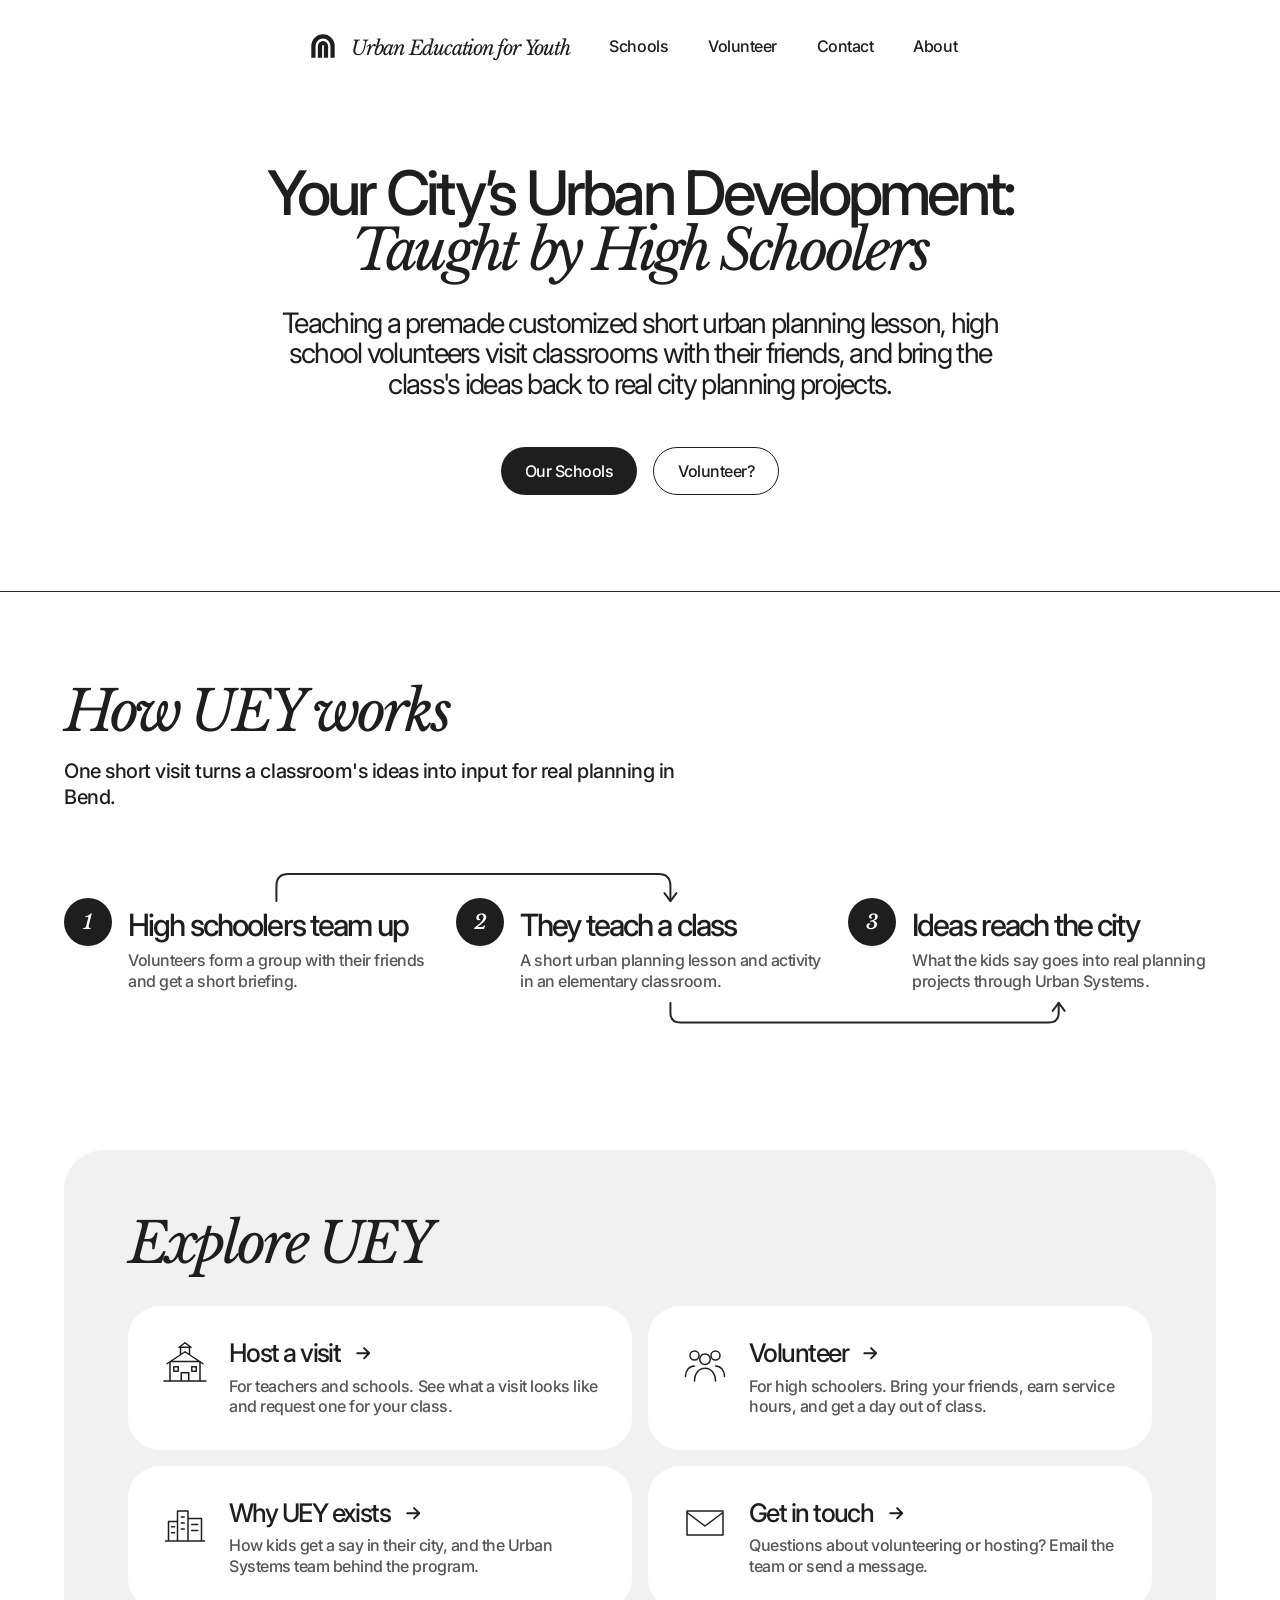
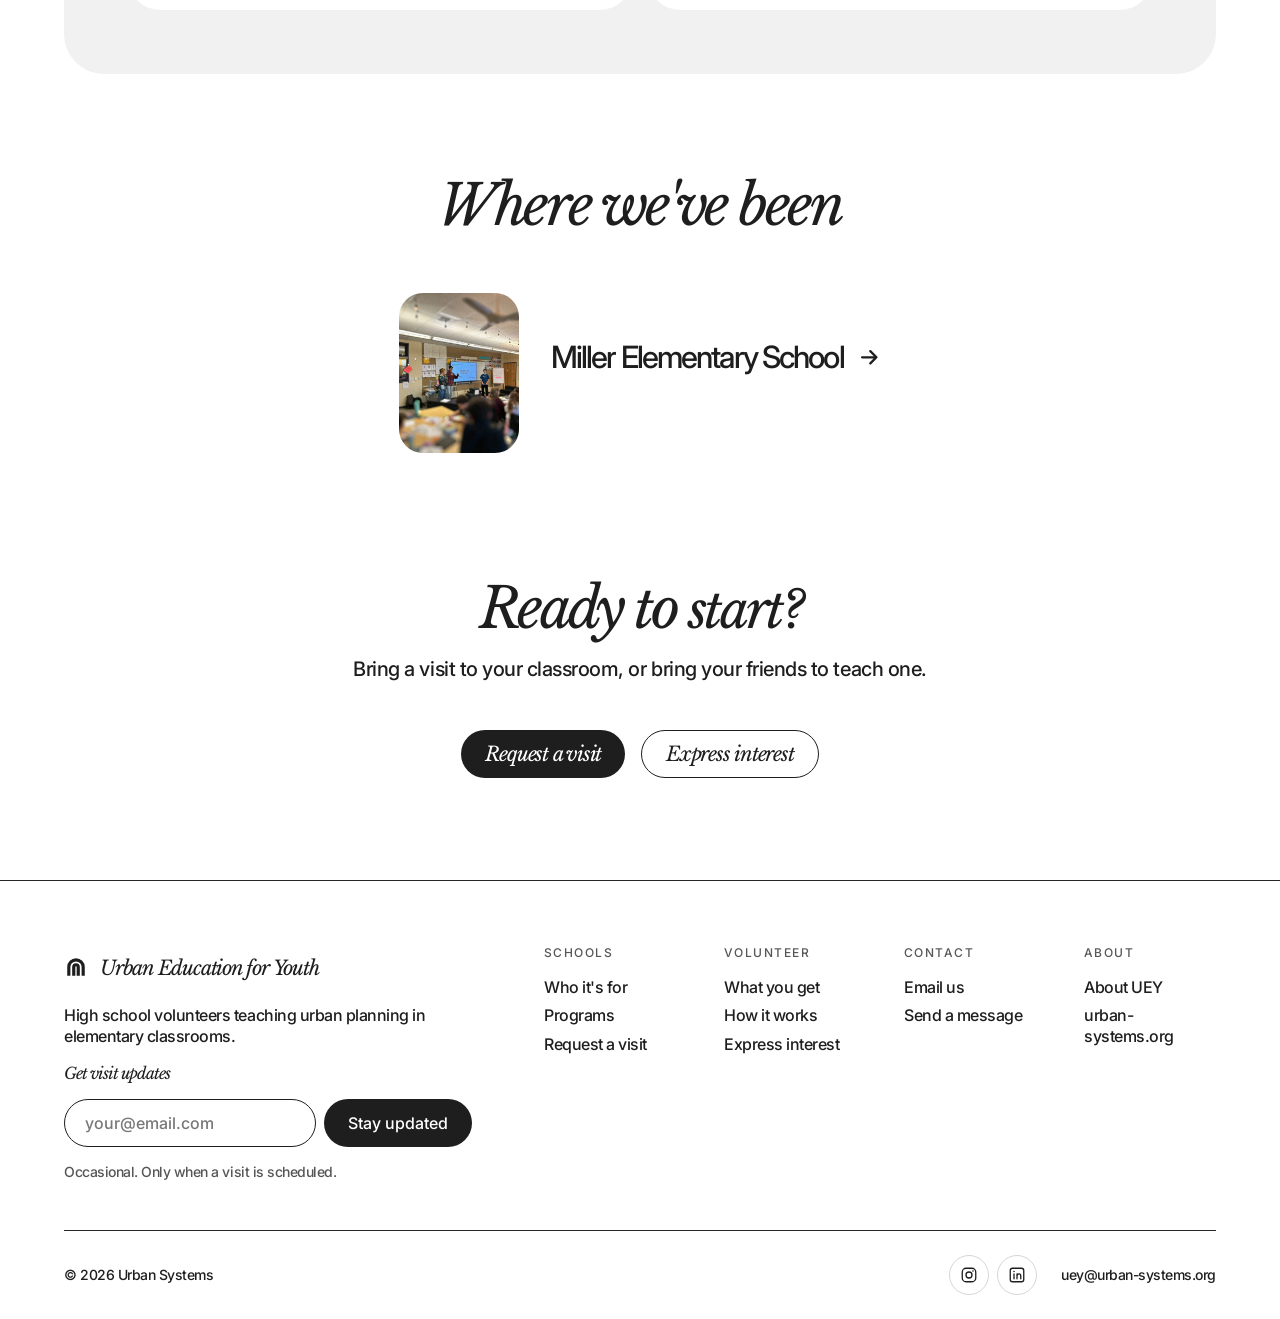
<file: index.html>
<!doctype html>
<html lang="en">
<head>
<meta charset="utf-8">
<meta name="viewport" content="width=device-width, initial-scale=1, viewport-fit=cover">
<title>Urban Education for Youth</title>
<meta name="description" content="High school volunteers teaching urban planning in Bend elementary classrooms. An Urban Systems initiative.">
<link rel="icon" href="assets/favicon.svg" type="image/svg+xml">
<link rel="icon" href="assets/favicon-32.png" sizes="32x32">
<link rel="apple-touch-icon" href="assets/apple-touch-icon.png">
<link rel="preconnect" href="https://fonts.googleapis.com">
<link rel="preconnect" href="https://fonts.gstatic.com" crossorigin>
<link rel="stylesheet" href="https://fonts.googleapis.com/css2?family=Inter:wght@500&family=Libre+Baskerville:ital,wght@0,400;1,400&display=swap">
<link rel="stylesheet" href="css/tokens.css">
<link rel="stylesheet" href="css/site.css">
</head>
<body>
<a class="us-btn skip" href="#main">Skip to content</a>
<header class="site">
  <nav aria-label="Main">
    <a class="lockup" href="index.html" aria-label="Urban Education for Youth, home">
      <img src="assets/uey-icon-small-ink.svg" alt="">
      <span class="wordmark">Urban Education for Youth</span>
    </a>
    <div class="navitems"><a class="navitem" href="schools.html">Schools</a><a class="navitem" href="volunteer.html">Volunteer</a><a class="navitem" href="contact.html">Contact</a><a class="navitem" href="about.html">About</a></div>
  </nav>
</header>
<main id="main">
  <section class="hero">
    <h1 class="tagline rise">Your City’s Urban Development:<br><span class="us-hl">Taught by High Schoolers</span></h1>
    <p class="lead lead--sans rise" style="animation-delay:.05s">Teaching a premade customized short urban planning lesson, high school volunteers visit classrooms with their friends, and bring the class's ideas back to real city planning projects.</p>
    <div class="actions rise" style="animation-delay:.1s">
      <a class="us-btn" href="schools.html">Our Schools</a>
      <a class="us-btn us-btn--outline" href="volunteer.html">Volunteer?</a>
    </div>
  </section>

  <div class="us-wrap">
    <div class="divider" role="separator"></div>

    <section class="sec" id="how" style="padding-top:0" aria-labelledby="h-how">
      <h2 class="rv" id="h-how">How UEY works</h2>
      <p class="intro rv">One short visit turns a classroom's ideas into input for real planning in Bend.</p>
      <div class="flow flow--row rv">
        <svg class="flow-line" aria-hidden="true"></svg>
        <ol class="flow-steps">
          <li class="flow-step"><span class="flow-num">1</span><div class="flow-body"><h3>High schoolers team up</h3><p>Volunteers form a group with their friends and get a short briefing.</p></div></li>
          <li class="flow-step"><span class="flow-num">2</span><div class="flow-body"><h3>They teach a class</h3><p>A short urban planning lesson and activity in an elementary classroom.</p></div></li>
          <li class="flow-step"><span class="flow-num">3</span><div class="flow-body"><h3>Ideas reach the city</h3><p>What the kids say goes into real planning projects through Urban Systems.</p></div></li>
        </ol>
      </div>
    </section>

    <section class="sec" aria-labelledby="h-explore">
      <div class="panel">
        <h2 class="rv" id="h-explore">Explore UEY</h2>
        <ul class="panel-cards panel-cards--2">
          <li class="rv"><a class="panel-card panel-card--link" href="schools.html">
            <svg viewBox="0 0 64 64" aria-hidden="true"><path d="M4 56h56M12 56V30h40v26M8 33l24-16 24 16M26 21V11h12v10M24 11l8-6 8 6M27 56V45h10v11M17 37h6v6h-6zM41 37h6v6h-6z"/></svg>
            <div><h3>Host a visit <svg class="program-arrow" viewBox="0 0 24 24" aria-hidden="true"><path d="M5 12h14M13 6l6 6-6 6"/></svg></h3><p>For teachers and schools. See what a visit looks like and request one for your class.</p></div>
          </a></li>
          <li class="rv"><a class="panel-card panel-card--link" href="volunteer.html">
            <svg viewBox="0 0 64 64" aria-hidden="true"><circle cx="18" cy="22" r="6"/><circle cx="46" cy="22" r="6"/><circle cx="32" cy="27" r="7"/><path d="M6 50c0-8 5-14 12-14M58 50c0-8-5-14-12-14M18 56c0-10 6-17 14-17s14 7 14 17"/></svg>
            <div><h3>Volunteer <svg class="program-arrow" viewBox="0 0 24 24" aria-hidden="true"><path d="M5 12h14M13 6l6 6-6 6"/></svg></h3><p>For high schoolers. Bring your friends, earn service hours, and get a day out of class.</p></div>
          </a></li>
          <li class="rv"><a class="panel-card panel-card--link" href="about.html">
            <svg viewBox="0 0 64 64" aria-hidden="true"><path d="M6 56h52M10 56V30h12v26M22 56V16h14v40M36 56V26h18v30M14 37h4M14 45h4M27 24h4M27 32h4M27 40h4M41 34h8M41 42h8"/></svg>
            <div><h3>Why UEY exists <svg class="program-arrow" viewBox="0 0 24 24" aria-hidden="true"><path d="M5 12h14M13 6l6 6-6 6"/></svg></h3><p>How kids get a say in their city, and the Urban Systems team behind the program.</p></div>
          </a></li>
          <li class="rv"><a class="panel-card panel-card--link" href="contact.html">
            <svg viewBox="0 0 64 64" aria-hidden="true"><path d="M8 16h48v32H8zM8 18l24 18 24-18"/></svg>
            <div><h3>Get in touch <svg class="program-arrow" viewBox="0 0 24 24" aria-hidden="true"><path d="M5 12h14M13 6l6 6-6 6"/></svg></h3><p>Questions about volunteering or hosting? Email the team or send a message.</p></div>
          </a></li>
        </ul>
      </div>
    </section>

    <section class="sec sec--center" aria-labelledby="h-been">
      <h2 class="rv" id="h-been">Where we've been</h2>
      <ul class="programs">
        <li class="program rv">
          <a class="program-link" href="schools.html#programs">
            <span class="program-photo"><img src="assets/photos/miller-2026-11-03/miller-classroom.jpg" width="900" height="1200" loading="lazy" alt="Three high school volunteers at the front of a Miller Elementary classroom, beside a screen asking 'But what kind of transport do your people want?'"></span>
            <span class="program-body">
              <h3>Miller Elementary School <svg class="program-arrow" viewBox="0 0 24 24" aria-hidden="true"><path d="M5 12h14M13 6l6 6-6 6"/></svg></h3>
              <span class="program-more" aria-hidden="true">See more</span>
            </span>
          </a>
        </li>
      </ul>
    </section>

    <section class="sec sec--center" aria-labelledby="h-start">
      <h2 class="rv" id="h-start">Ready to <span class="us-hl">start?</span></h2>
      <p class="intro rv">Bring a visit to your classroom, or bring your friends to teach one.</p>
      <div class="cta-line rv">
        <a class="us-btn" href="schools.html#request">Request a visit</a>
        <a class="us-btn us-btn--outline" href="volunteer.html#interest">Express interest</a>
      </div>
    </section>
  </div>
</main>
<footer class="site">
  <div class="us-wrap ftop">
    <div class="fbrand">
      <a class="lockup" href="index.html"><img src="assets/uey-icon-small-ink.svg" alt=""><span class="wordmark">Urban Education for Youth</span></a>
      <p>High school volunteers teaching urban planning in elementary classrooms.</p>
      <label class="wordmark" for="news-email" style="font-size:16px">Get visit updates</label>
      <form class="news" data-form="newsletter" novalidate>
        <div class="hp" aria-hidden="true"><label for="news-hp">Leave this empty</label><input id="news-hp" name="website" tabindex="-1" autocomplete="off"></div>
        <input class="input" id="news-email" name="email" type="email" placeholder="your@email.com" required autocomplete="email">
        <button class="us-btn" type="submit">Stay updated</button>
        <div class="success-msg" role="status"><span class="check" aria-hidden="true"><svg width="8" height="6" viewBox="0 0 8 6" fill="none"><path class="check-path" d="M1 3l2 2 4-4" stroke="#fff" stroke-width="1.5" stroke-linecap="round" stroke-linejoin="round"/></svg></span><span class="success-text">You're on the list.</span></div>
        <span class="status fnote" role="status"></span>
      </form>
      <span class="fnote">Occasional. Only when a visit is scheduled.</span>
    </div>
    <div class="fcols">
      <div class="fcol"><span class="us-label">Schools</span><a class="lnk" href="schools.html">Who it's for</a><a class="lnk" href="schools.html#programs">Programs</a><a class="lnk" href="schools.html#request">Request a visit</a></div>
      <div class="fcol"><span class="us-label">Volunteer</span><a class="lnk" href="volunteer.html">What you get</a><a class="lnk" href="volunteer.html#how">How it works</a><a class="lnk" href="volunteer.html#interest">Express interest</a></div>
      <div class="fcol"><span class="us-label">Contact</span><a class="lnk" href="contact.html#email">Email us</a><a class="lnk" href="contact.html#message">Send a message</a></div>
      <div class="fcol"><span class="us-label">About</span><a class="lnk" href="about.html">About UEY</a><a class="lnk" href="https://urban-systems.org">urban-systems.org</a></div>
    </div>
  </div>
  <div class="us-wrap fbot">
    <span>© 2026 Urban Systems</span>
    <div class="fbot-end">
      <!-- TODO: add the Instagram and LinkedIn profile URLs -->
      <div class="fsocial">
        <a href="#" aria-label="UEY on Instagram"><svg viewBox="0 0 24 24" aria-hidden="true"><rect x="3" y="3" width="18" height="18" rx="5"/><circle cx="12" cy="12" r="4"/><circle class="dot" cx="17.3" cy="6.7" r="1.1"/></svg></a>
        <a href="#" aria-label="UEY on LinkedIn"><svg viewBox="0 0 24 24" aria-hidden="true"><rect x="3" y="3" width="18" height="18" rx="3"/><path d="M8 10.5V17M12 17v-6.5M12 13.5c0-1.7 1.2-3 2.7-3s2.3 1.1 2.3 2.8V17"/><circle class="dot" cx="8" cy="7.3" r="1.1"/></svg></a>
      </div>
      <a class="lnk" href="mailto:uey@urban-systems.org">uey@urban-systems.org</a>
    </div>
  </div>
</footer>
<script src="js/config.js"></script>
<script src="js/site.js"></script>
</body>
</html>
</file>
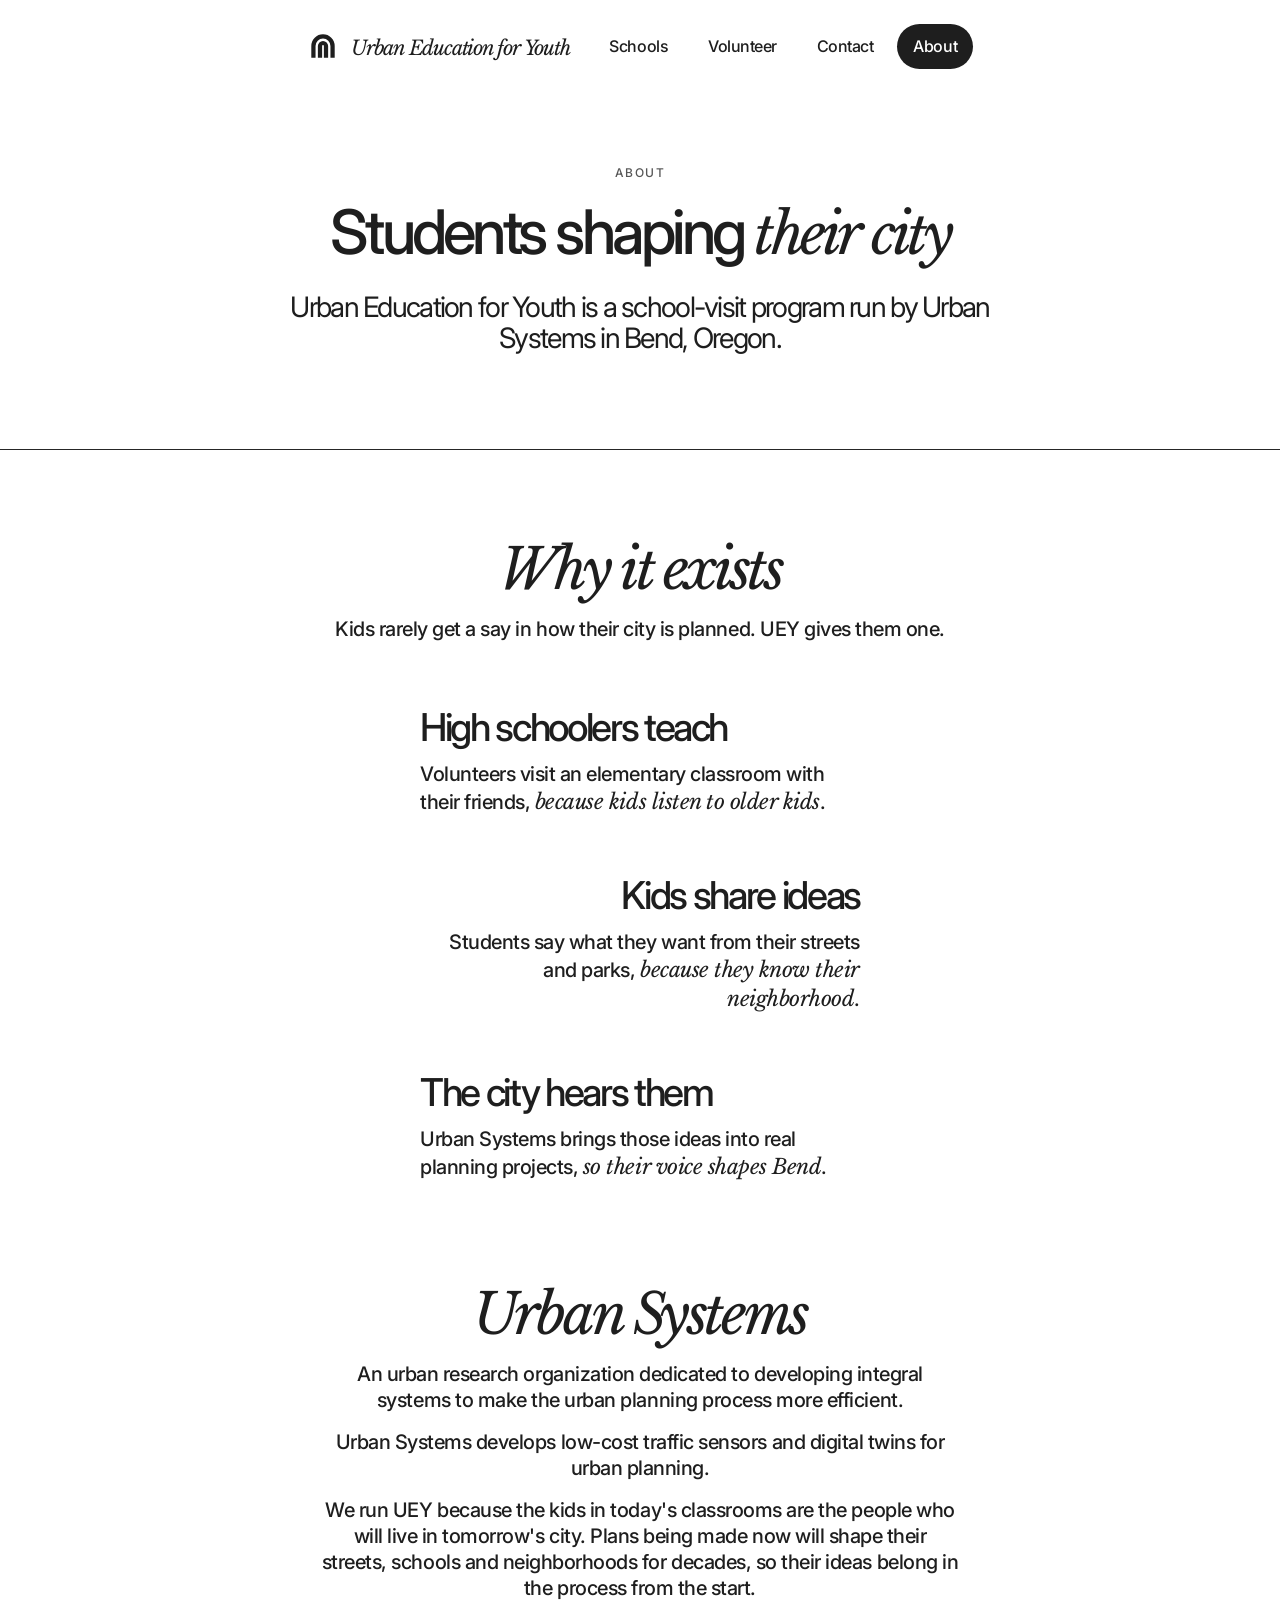
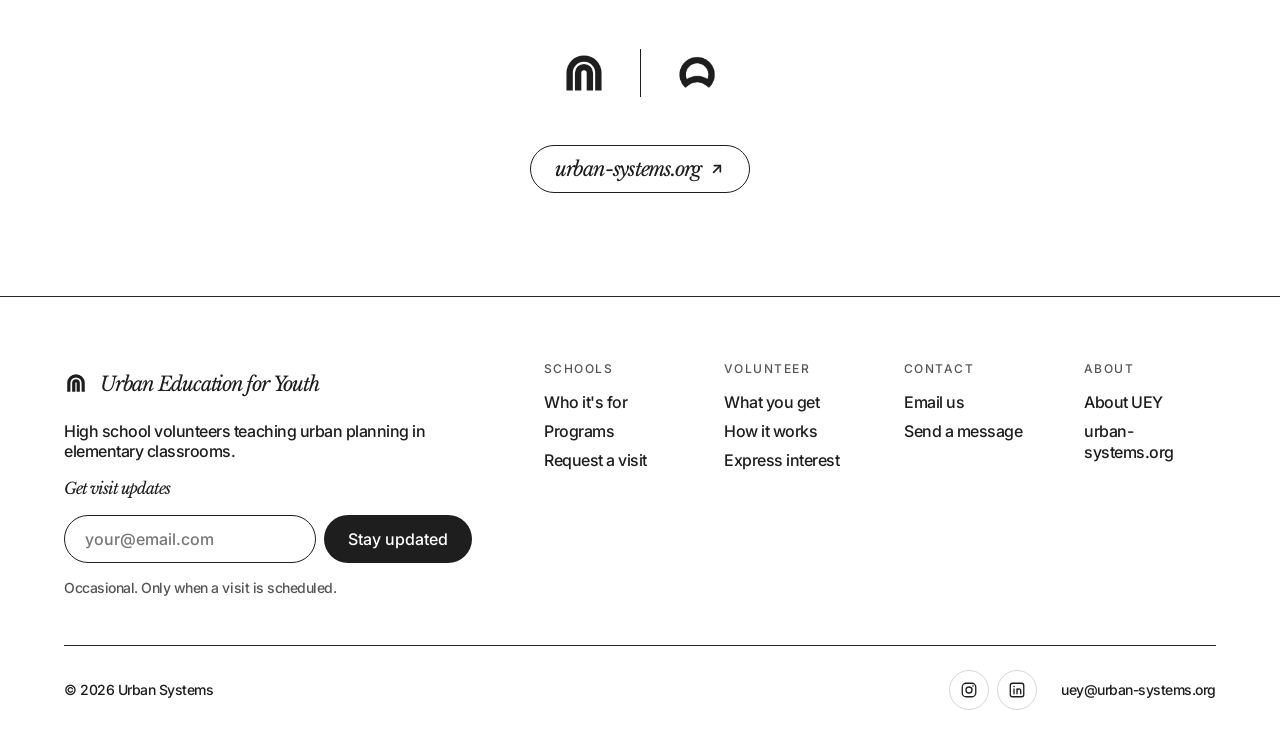
<file: about.html>
<!doctype html>
<html lang="en">
<head>
<meta charset="utf-8">
<meta name="viewport" content="width=device-width, initial-scale=1, viewport-fit=cover">
<title>About · Urban Education for Youth</title>
<meta name="description" content="About Urban Education for Youth, a school-visit program of Urban Systems in Bend, Oregon.">
<link rel="icon" href="assets/favicon.svg" type="image/svg+xml">
<link rel="icon" href="assets/favicon-32.png" sizes="32x32">
<link rel="apple-touch-icon" href="assets/apple-touch-icon.png">
<link rel="preconnect" href="https://fonts.googleapis.com">
<link rel="preconnect" href="https://fonts.gstatic.com" crossorigin>
<link rel="stylesheet" href="https://fonts.googleapis.com/css2?family=Inter:wght@500&family=Libre+Baskerville:ital,wght@0,400;1,400&display=swap">
<link rel="stylesheet" href="css/tokens.css">
<link rel="stylesheet" href="css/site.css">
</head>
<body>
<a class="us-btn skip" href="#main">Skip to content</a>
<header class="site">
  <nav aria-label="Main">
    <a class="lockup" href="index.html" aria-label="Urban Education for Youth, home">
      <img src="assets/uey-icon-small-ink.svg" alt="">
      <span class="wordmark">Urban Education for Youth</span>
    </a>
    <div class="navitems"><a class="navitem" href="schools.html">Schools</a><a class="navitem" href="volunteer.html">Volunteer</a><a class="navitem" href="contact.html">Contact</a><a class="navitem" href="about.html" aria-current="page">About</a></div>
  </nav>
</header>
<main id="main">
  <section class="hero">
    <span class="eyebrow us-label rise">About</span>
    <h1 class="tagline rise" style="animation-delay:.05s">Students shaping <span class="us-hl">their city</span></h1>
    <p class="lead lead--sans rise" style="animation-delay:.1s">Urban Education for Youth is a school-visit program run by Urban Systems in Bend, Oregon.</p>
  </section>

  <div class="us-wrap">
    <div class="divider" role="separator"></div>

    <section class="sec sec--center" style="padding-top:0" aria-labelledby="h-why">
      <h2 class="rv" id="h-why">Why it exists</h2>
      <p class="intro rv">Kids rarely get a say in how their city is planned. UEY gives them one.</p>
      <ul class="globs">
        <li class="glob glob--left rv"><h3>High schoolers teach</h3><p>Volunteers visit an elementary classroom with their friends, <span class="us-hl">because kids listen to older kids</span>.</p></li>
        <li class="glob glob--right rv"><h3>Kids share ideas</h3><p>Students say what they want from their streets and parks, <span class="us-hl">because they know their neighborhood</span>.</p></li>
        <li class="glob glob--left rv"><h3>The city hears them</h3><p>Urban Systems brings those ideas into real planning projects, <span class="us-hl">so their voice shapes Bend</span>.</p></li>
      </ul>
    </section>

    <section class="sec sec--center" aria-labelledby="h-us">
      <h2 class="rv" id="h-us">Urban Systems</h2>
      <p class="intro rv">An urban research organization dedicated to developing integral systems to make the urban planning process more efficient.</p>
      <p class="intro rv">Urban Systems develops low-cost traffic sensors and digital twins for urban planning.</p>
      <p class="intro rv">We run UEY because the kids in today's classrooms are the people who will live in tomorrow's city. Plans being made now will shape their streets, schools and neighborhoods for decades, so their ideas belong in the process from the start.</p>
      <div class="pair rv" aria-hidden="true">
        <img src="assets/uey-icon-ink.svg" alt="">
        <span class="rule"></span>
        <img src="assets/urban-systems-icon-grey.png" alt="">
      </div>
      <div class="cta-line rv"><a class="us-btn us-btn--outline" href="https://urban-systems.org">urban-systems.org <svg width="16" height="16" viewBox="0 0 24 24" fill="none" stroke="currentColor" stroke-width="2.5" stroke-linecap="round" stroke-linejoin="round" aria-hidden="true"><path d="M7 17L17 7"/><path d="M8 7h9v9"/></svg></a></div>
    </section>
  </div>
</main>
<footer class="site">
  <div class="us-wrap ftop">
    <div class="fbrand">
      <a class="lockup" href="index.html"><img src="assets/uey-icon-small-ink.svg" alt=""><span class="wordmark">Urban Education for Youth</span></a>
      <p>High school volunteers teaching urban planning in elementary classrooms.</p>
      <label class="wordmark" for="news-email" style="font-size:16px">Get visit updates</label>
      <form class="news" data-form="newsletter" novalidate>
        <div class="hp" aria-hidden="true"><label for="news-hp">Leave this empty</label><input id="news-hp" name="website" tabindex="-1" autocomplete="off"></div>
        <input class="input" id="news-email" name="email" type="email" placeholder="your@email.com" required autocomplete="email">
        <button class="us-btn" type="submit">Stay updated</button>
        <div class="success-msg" role="status"><span class="check" aria-hidden="true"><svg width="8" height="6" viewBox="0 0 8 6" fill="none"><path class="check-path" d="M1 3l2 2 4-4" stroke="#fff" stroke-width="1.5" stroke-linecap="round" stroke-linejoin="round"/></svg></span><span class="success-text">You're on the list.</span></div>
        <span class="status fnote" role="status"></span>
      </form>
      <span class="fnote">Occasional. Only when a visit is scheduled.</span>
    </div>
    <div class="fcols">
      <div class="fcol"><span class="us-label">Schools</span><a class="lnk" href="schools.html">Who it's for</a><a class="lnk" href="schools.html#programs">Programs</a><a class="lnk" href="schools.html#request">Request a visit</a></div>
      <div class="fcol"><span class="us-label">Volunteer</span><a class="lnk" href="volunteer.html">What you get</a><a class="lnk" href="volunteer.html#how">How it works</a><a class="lnk" href="volunteer.html#interest">Express interest</a></div>
      <div class="fcol"><span class="us-label">Contact</span><a class="lnk" href="contact.html#email">Email us</a><a class="lnk" href="contact.html#message">Send a message</a></div>
      <div class="fcol"><span class="us-label">About</span><a class="lnk" href="about.html">About UEY</a><a class="lnk" href="https://urban-systems.org">urban-systems.org</a></div>
    </div>
  </div>
  <div class="us-wrap fbot">
    <span>© 2026 Urban Systems</span>
    <div class="fbot-end">
      <!-- TODO: add the Instagram and LinkedIn profile URLs -->
      <div class="fsocial">
        <a href="#" aria-label="UEY on Instagram"><svg viewBox="0 0 24 24" aria-hidden="true"><rect x="3" y="3" width="18" height="18" rx="5"/><circle cx="12" cy="12" r="4"/><circle class="dot" cx="17.3" cy="6.7" r="1.1"/></svg></a>
        <a href="#" aria-label="UEY on LinkedIn"><svg viewBox="0 0 24 24" aria-hidden="true"><rect x="3" y="3" width="18" height="18" rx="3"/><path d="M8 10.5V17M12 17v-6.5M12 13.5c0-1.7 1.2-3 2.7-3s2.3 1.1 2.3 2.8V17"/><circle class="dot" cx="8" cy="7.3" r="1.1"/></svg></a>
      </div>
      <a class="lnk" href="mailto:uey@urban-systems.org">uey@urban-systems.org</a>
    </div>
  </div>
</footer>
<script src="js/config.js"></script>
<script src="js/site.js"></script>
</body>
</html>
</file>
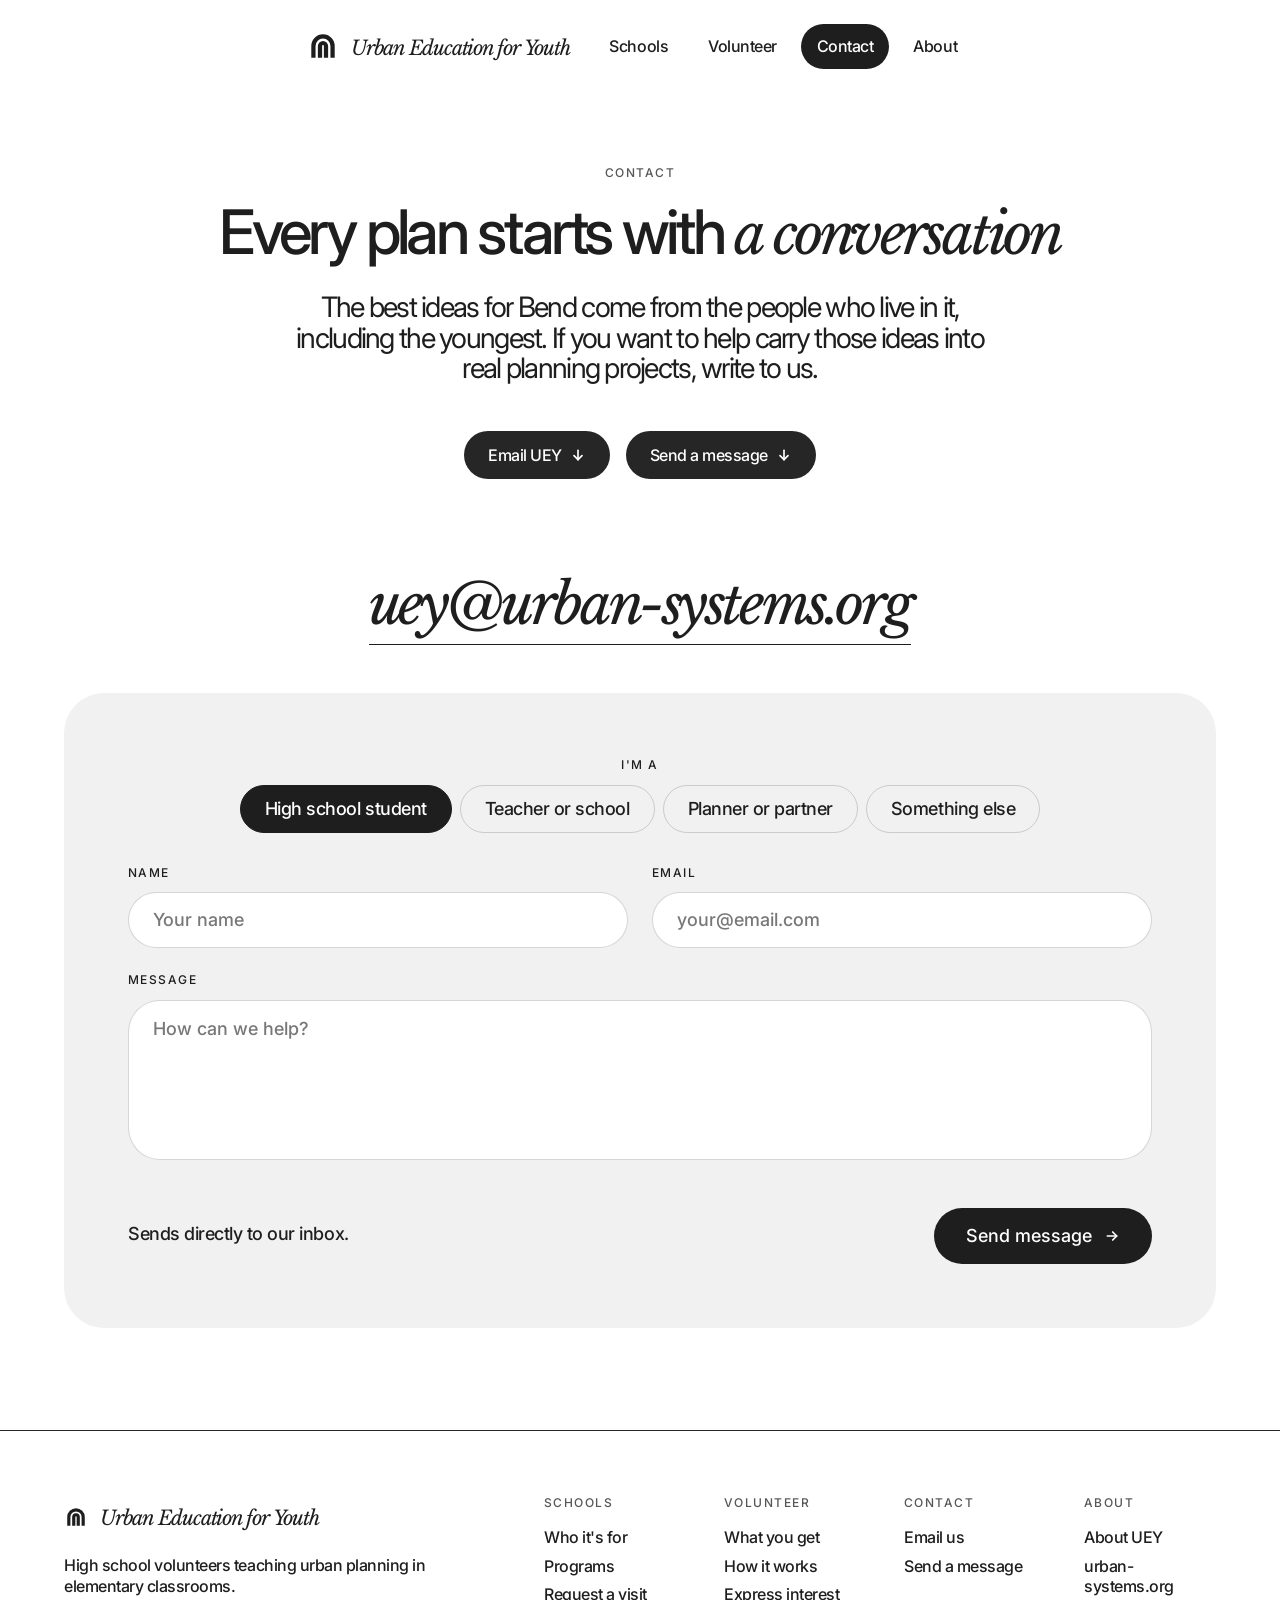
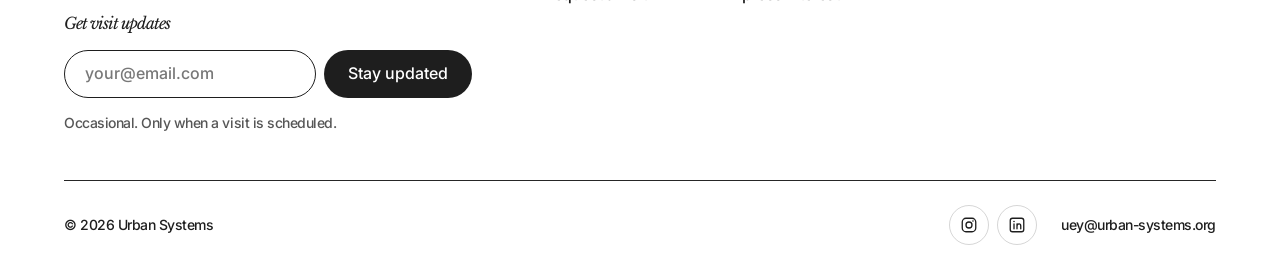
<file: contact.html>
<!doctype html>
<html lang="en">
<head>
<meta charset="utf-8">
<meta name="viewport" content="width=device-width, initial-scale=1, viewport-fit=cover">
<title>Contact · Urban Education for Youth</title>
<meta name="description" content="Contact Urban Education for Youth at uey@urban-systems.org. Volunteers, teachers and planning partners in Bend, Oregon.">
<link rel="icon" href="assets/favicon.svg" type="image/svg+xml">
<link rel="icon" href="assets/favicon-32.png" sizes="32x32">
<link rel="apple-touch-icon" href="assets/apple-touch-icon.png">
<link rel="preconnect" href="https://fonts.googleapis.com">
<link rel="preconnect" href="https://fonts.gstatic.com" crossorigin>
<link rel="stylesheet" href="https://fonts.googleapis.com/css2?family=Inter:wght@500&family=Libre+Baskerville:ital,wght@0,400;1,400&display=swap">
<link rel="stylesheet" href="css/tokens.css">
<link rel="stylesheet" href="css/site.css">
</head>
<body>
<a class="us-btn skip" href="#main">Skip to content</a>
<header class="site">
  <nav aria-label="Main">
    <a class="lockup" href="index.html" aria-label="Urban Education for Youth, home">
      <img src="assets/uey-icon-small-ink.svg" alt="">
      <span class="wordmark">Urban Education for Youth</span>
    </a>
    <div class="navitems"><a class="navitem" href="schools.html">Schools</a><a class="navitem" href="volunteer.html">Volunteer</a><a class="navitem" href="contact.html" aria-current="page">Contact</a><a class="navitem" href="about.html">About</a></div>
  </nav>
</header>
<main id="main">
  <section class="hero">
    <span class="eyebrow us-label rise">Contact</span>
    <h1 class="tagline rise" style="animation-delay:.05s">Every plan starts with <span class="us-hl">a conversation</span></h1>
    <p class="lead lead--sans rise" style="animation-delay:.1s">The best ideas for Bend come from the people who live in it, including the youngest. If you want to help carry those ideas into real planning projects, write to us.</p>
    <div class="actions rise" style="animation-delay:.15s">
      <a class="us-btn us-btn--gray" href="#email">Email UEY <svg width="16" height="16" viewBox="0 0 24 24" fill="none" stroke="currentColor" stroke-width="2.5" stroke-linecap="round" stroke-linejoin="round" aria-hidden="true"><path d="M12 5v14"/><path d="M6 13l6 6 6-6"/></svg></a>
      <a class="us-btn us-btn--gray" href="#message">Send a message <svg width="16" height="16" viewBox="0 0 24 24" fill="none" stroke="currentColor" stroke-width="2.5" stroke-linecap="round" stroke-linejoin="round" aria-hidden="true"><path d="M12 5v14"/><path d="M6 13l6 6 6-6"/></svg></a>
    </div>
  </section>

  <div class="us-wrap">
    <section class="sec sec--center" style="padding-top:0" aria-label="Contact UEY">
      <a class="mailbig lnk rv" id="email" href="mailto:uey@urban-systems.org" style="margin-top:0">uey@urban-systems.org</a>
      <form class="form rv" id="message" data-form="contact" novalidate aria-label="Send a message">
        <div class="hp" aria-hidden="true"><label for="c-hp">Leave this empty</label><input id="c-hp" name="website" tabindex="-1" autocomplete="off"></div>
        <fieldset class="field">
          <legend>I'm a</legend>
          <div class="choices">
            <label class="choice"><input type="radio" id="c-who-student" name="who" value="High school student" checked><span>High school student</span></label>
            <label class="choice"><input type="radio" id="c-who-teacher" name="who" value="Teacher or school"><span>Teacher or school</span></label>
            <label class="choice"><input type="radio" id="c-who-partner" name="who" value="Planner or partner"><span>Planner or partner</span></label>
            <label class="choice"><input type="radio" id="c-who-other" name="who" value="Other"><span>Something else</span></label>
          </div>
        </fieldset>
        <div class="row2">
          <div class="field"><label for="c-name">Name</label><input class="input" id="c-name" name="name" required autocomplete="name" placeholder="Your name"></div>
          <div class="field"><label for="c-email">Email</label><input class="input" id="c-email" name="email" type="email" required autocomplete="email" placeholder="your@email.com"></div>
        </div>
        <div class="field"><label for="c-message">Message</label><textarea class="input" id="c-message" name="message" required placeholder="How can we help?"></textarea></div>
        <div class="submit"><div class="submit-note"><span>Sends directly to our inbox.</span><span class="status" role="status"></span></div><div class="success-msg" role="status"><span class="check" aria-hidden="true"><svg width="8" height="6" viewBox="0 0 8 6" fill="none"><path class="check-path" d="M1 3l2 2 4-4" stroke="#fff" stroke-width="1.5" stroke-linecap="round" stroke-linejoin="round"/></svg></span><span class="success-text">Message sent. We'll reply by email.</span></div><button class="us-btn" type="submit">Send message <svg width="16" height="16" viewBox="0 0 24 24" fill="none" stroke="currentColor" stroke-width="2.5" stroke-linecap="round" stroke-linejoin="round" aria-hidden="true"><path d="M5 12h14"/><path d="M13 6l6 6-6 6"/></svg></button></div>
      </form>
    </section>
  </div>
</main>
<footer class="site">
  <div class="us-wrap ftop">
    <div class="fbrand">
      <a class="lockup" href="index.html"><img src="assets/uey-icon-small-ink.svg" alt=""><span class="wordmark">Urban Education for Youth</span></a>
      <p>High school volunteers teaching urban planning in elementary classrooms.</p>
      <label class="wordmark" for="news-email" style="font-size:16px">Get visit updates</label>
      <form class="news" data-form="newsletter" novalidate>
        <div class="hp" aria-hidden="true"><label for="news-hp">Leave this empty</label><input id="news-hp" name="website" tabindex="-1" autocomplete="off"></div>
        <input class="input" id="news-email" name="email" type="email" placeholder="your@email.com" required autocomplete="email">
        <button class="us-btn" type="submit">Stay updated</button>
        <div class="success-msg" role="status"><span class="check" aria-hidden="true"><svg width="8" height="6" viewBox="0 0 8 6" fill="none"><path class="check-path" d="M1 3l2 2 4-4" stroke="#fff" stroke-width="1.5" stroke-linecap="round" stroke-linejoin="round"/></svg></span><span class="success-text">You're on the list.</span></div>
        <span class="status fnote" role="status"></span>
      </form>
      <span class="fnote">Occasional. Only when a visit is scheduled.</span>
    </div>
    <div class="fcols">
      <div class="fcol"><span class="us-label">Schools</span><a class="lnk" href="schools.html">Who it's for</a><a class="lnk" href="schools.html#programs">Programs</a><a class="lnk" href="schools.html#request">Request a visit</a></div>
      <div class="fcol"><span class="us-label">Volunteer</span><a class="lnk" href="volunteer.html">What you get</a><a class="lnk" href="volunteer.html#how">How it works</a><a class="lnk" href="volunteer.html#interest">Express interest</a></div>
      <div class="fcol"><span class="us-label">Contact</span><a class="lnk" href="contact.html#email">Email us</a><a class="lnk" href="contact.html#message">Send a message</a></div>
      <div class="fcol"><span class="us-label">About</span><a class="lnk" href="about.html">About UEY</a><a class="lnk" href="https://urban-systems.org">urban-systems.org</a></div>
    </div>
  </div>
  <div class="us-wrap fbot">
    <span>© 2026 Urban Systems</span>
    <div class="fbot-end">
      <!-- TODO: add the Instagram and LinkedIn profile URLs -->
      <div class="fsocial">
        <a href="#" aria-label="UEY on Instagram"><svg viewBox="0 0 24 24" aria-hidden="true"><rect x="3" y="3" width="18" height="18" rx="5"/><circle cx="12" cy="12" r="4"/><circle class="dot" cx="17.3" cy="6.7" r="1.1"/></svg></a>
        <a href="#" aria-label="UEY on LinkedIn"><svg viewBox="0 0 24 24" aria-hidden="true"><rect x="3" y="3" width="18" height="18" rx="3"/><path d="M8 10.5V17M12 17v-6.5M12 13.5c0-1.7 1.2-3 2.7-3s2.3 1.1 2.3 2.8V17"/><circle class="dot" cx="8" cy="7.3" r="1.1"/></svg></a>
      </div>
      <a class="lnk" href="mailto:uey@urban-systems.org">uey@urban-systems.org</a>
    </div>
  </div>
</footer>
<script src="js/config.js"></script>
<script src="js/site.js"></script>
</body>
</html>
</file>
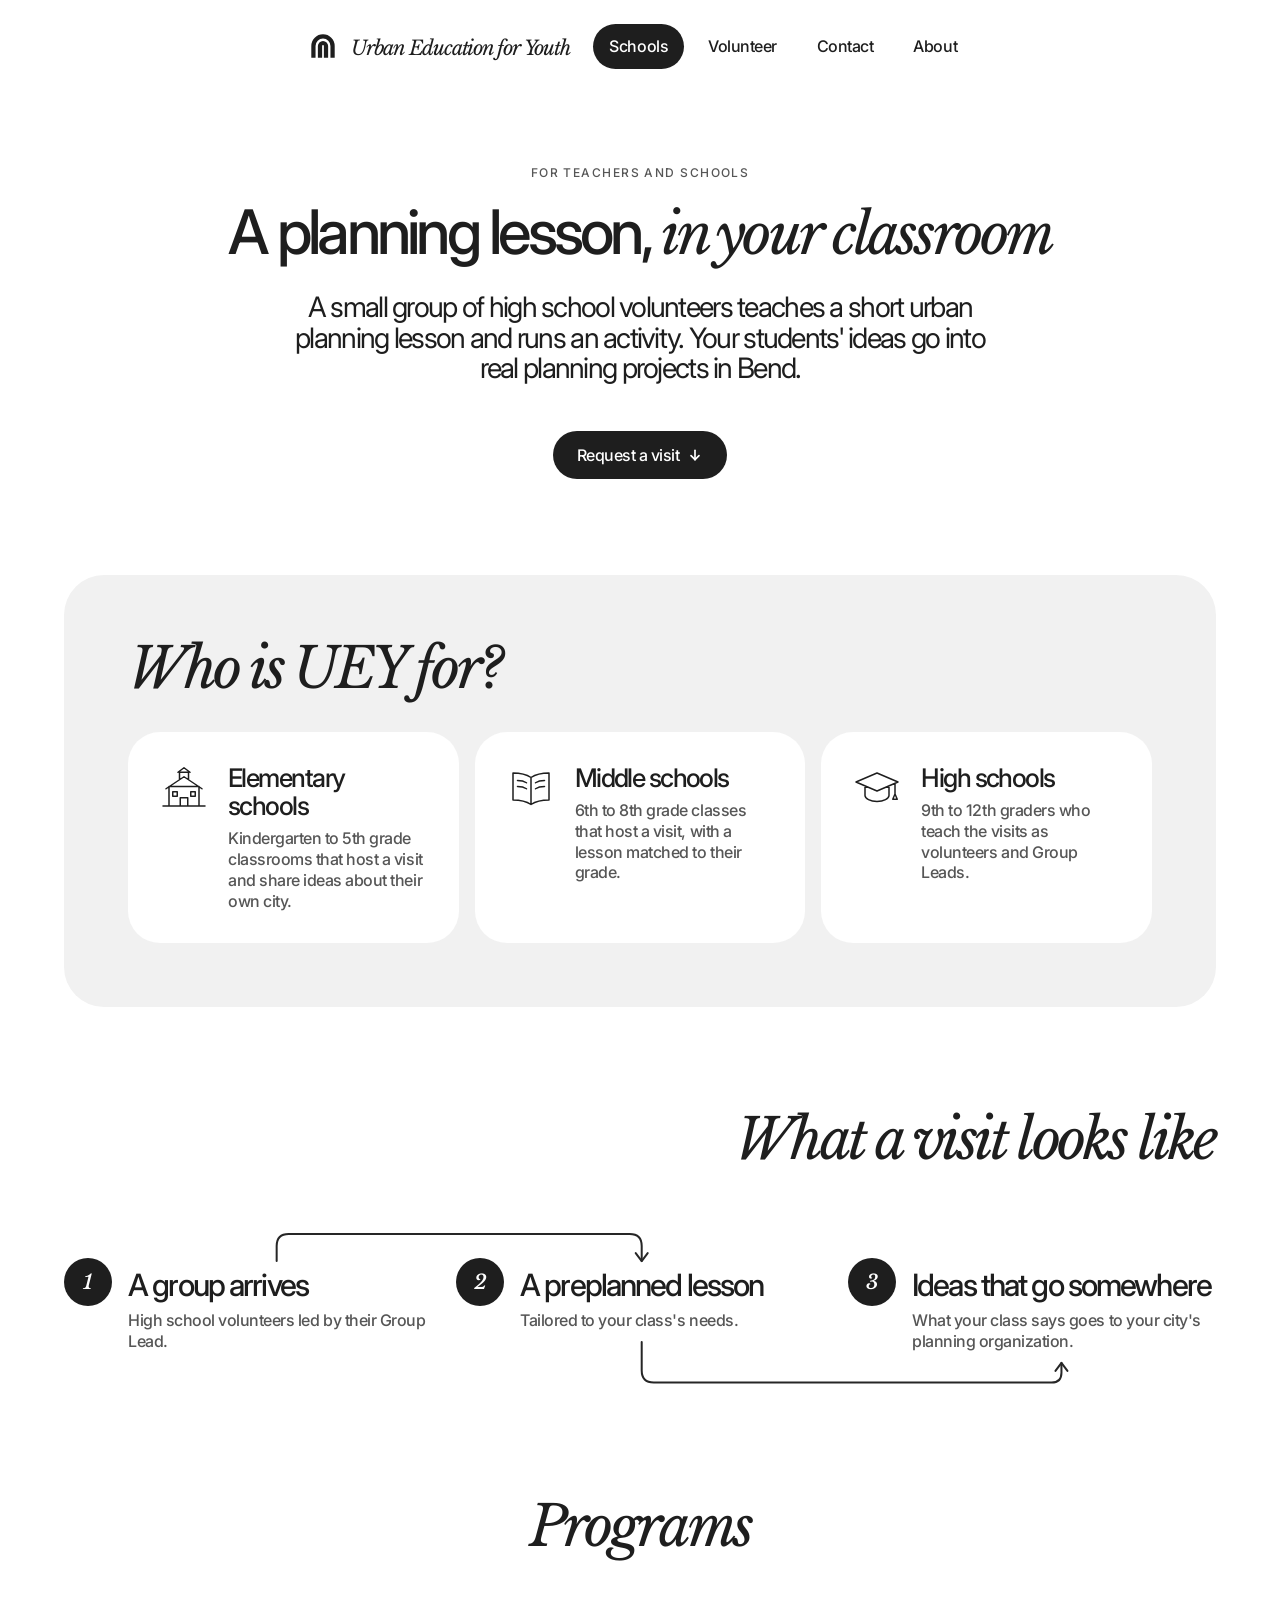
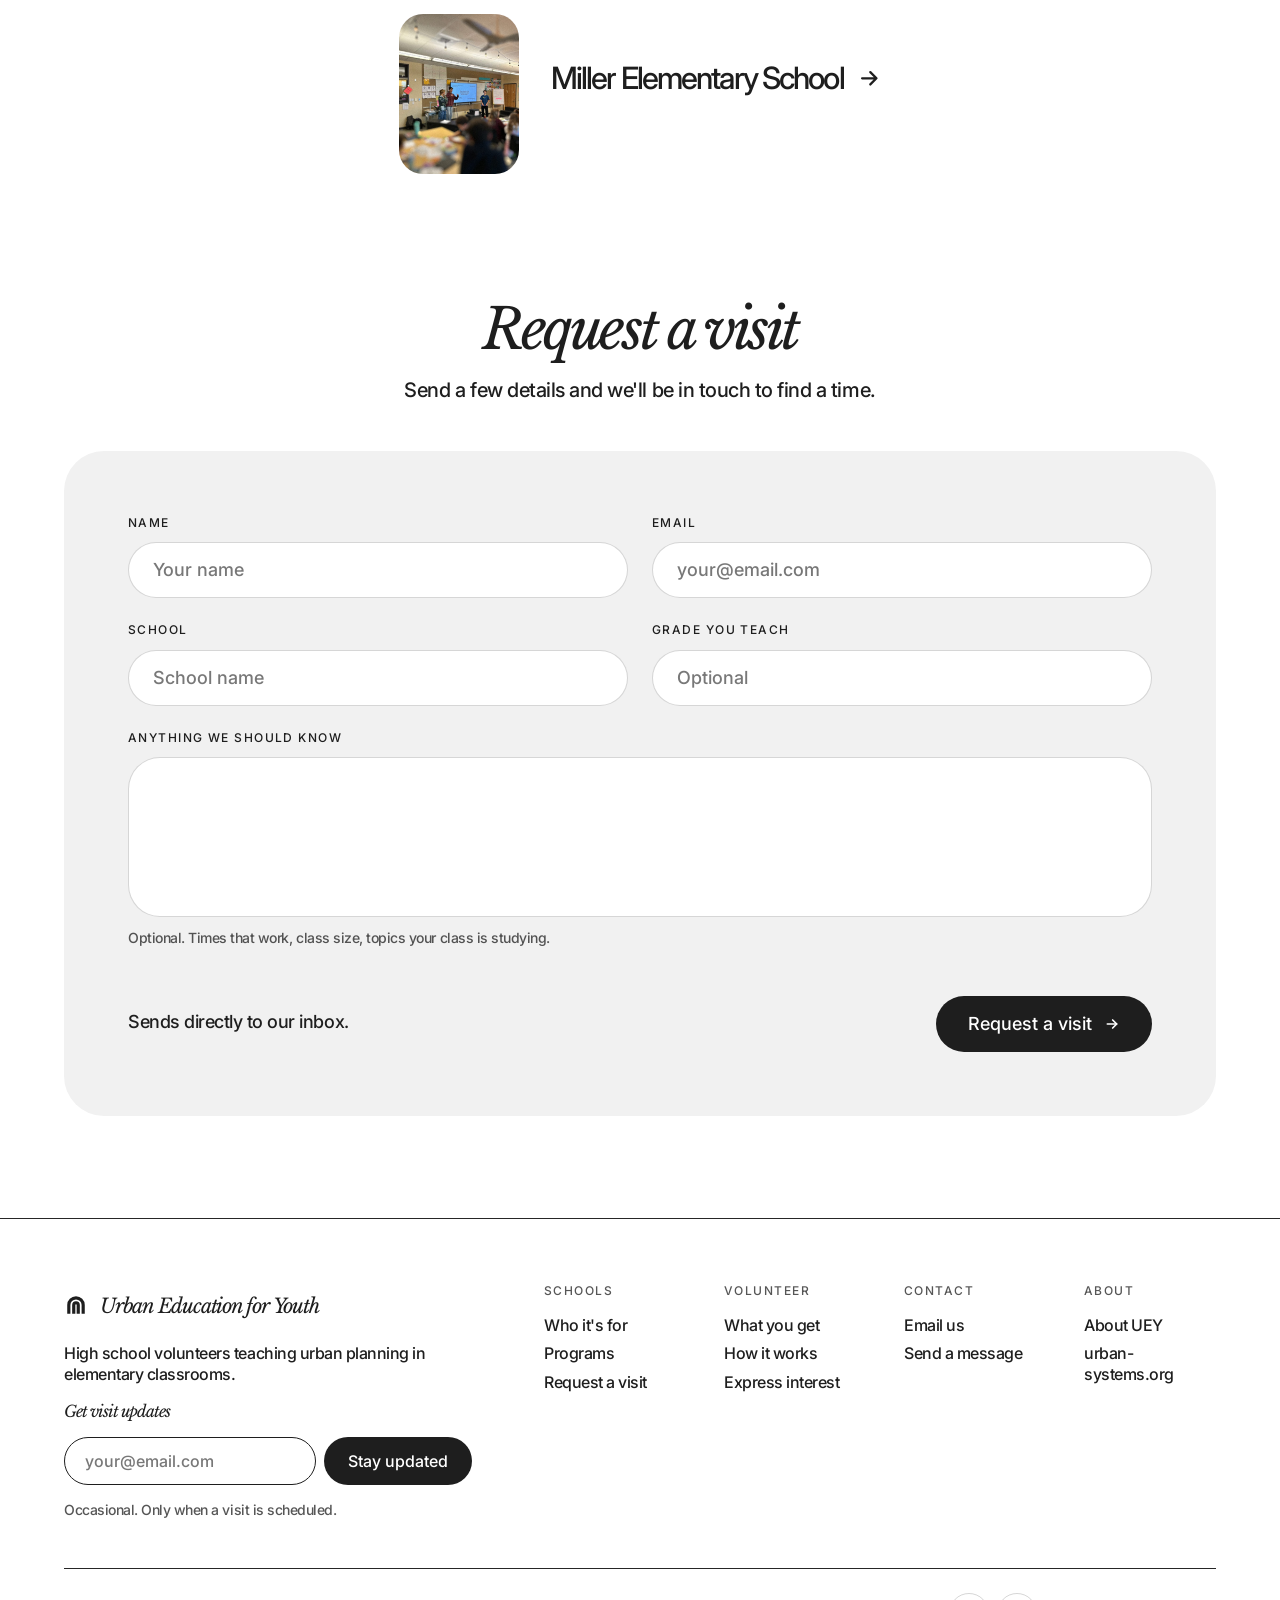
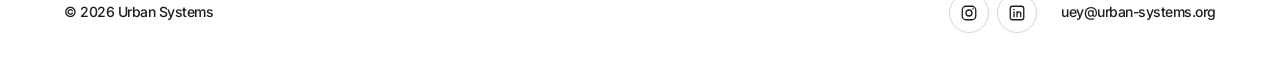
<file: schools.html>
<!doctype html>
<html lang="en">
<head>
<meta charset="utf-8">
<meta name="viewport" content="width=device-width, initial-scale=1, viewport-fit=cover">
<title>Schools · Urban Education for Youth</title>
<meta name="description" content="Request an Urban Education for Youth visit: high school volunteers teach a short urban planning lesson in your classroom.">
<link rel="icon" href="assets/favicon.svg" type="image/svg+xml">
<link rel="icon" href="assets/favicon-32.png" sizes="32x32">
<link rel="apple-touch-icon" href="assets/apple-touch-icon.png">
<link rel="preconnect" href="https://fonts.googleapis.com">
<link rel="preconnect" href="https://fonts.gstatic.com" crossorigin>
<link rel="stylesheet" href="https://fonts.googleapis.com/css2?family=Inter:wght@500&family=Libre+Baskerville:ital,wght@0,400;1,400&display=swap">
<link rel="stylesheet" href="css/tokens.css">
<link rel="stylesheet" href="css/site.css">
</head>
<body>
<a class="us-btn skip" href="#main">Skip to content</a>
<header class="site">
  <nav aria-label="Main">
    <a class="lockup" href="index.html" aria-label="Urban Education for Youth, home">
      <img src="assets/uey-icon-small-ink.svg" alt="">
      <span class="wordmark">Urban Education for Youth</span>
    </a>
    <div class="navitems"><a class="navitem" href="schools.html" aria-current="page">Schools</a><a class="navitem" href="volunteer.html">Volunteer</a><a class="navitem" href="contact.html">Contact</a><a class="navitem" href="about.html">About</a></div>
  </nav>
</header>
<main id="main">
  <section class="hero">
    <span class="eyebrow us-label rise">For teachers and schools</span>
    <h1 class="tagline rise" style="animation-delay:.05s">A planning lesson, <span class="us-hl">in your classroom</span></h1>
    <p class="lead lead--sans rise" style="animation-delay:.1s">A small group of high school volunteers teaches a short urban planning lesson and runs an activity. Your students' ideas go into real planning projects in Bend.</p>
    <div class="actions rise" style="animation-delay:.15s">
      <a class="us-btn" href="#request">Request a visit <svg width="16" height="16" viewBox="0 0 24 24" fill="none" stroke="currentColor" stroke-width="2.5" stroke-linecap="round" stroke-linejoin="round" aria-hidden="true"><path d="M12 5v14"/><path d="M6 13l6 6 6-6"/></svg></a>
    </div>
  </section>

  <div class="us-wrap">
    <section class="sec" style="padding-top:0" aria-labelledby="h-who">
      <div class="panel">
        <h2 class="rv" id="h-who">Who is UEY for?</h2>
        <ul class="panel-cards">
          <li class="panel-card rv">
            <svg viewBox="0 0 64 64" aria-hidden="true"><path d="M4 56h56M12 56V30h40v26M8 33l24-16 24 16M26 21V11h12v10M24 11l8-6 8 6M27 56V45h10v11M17 37h6v6h-6zM41 37h6v6h-6z"/></svg>
            <div><h3>Elementary schools</h3><p>Kindergarten to 5th grade classrooms that host a visit and share ideas about their own city.</p></div>
          </li>
          <li class="panel-card rv">
            <svg viewBox="0 0 64 64" aria-hidden="true"><path d="M32 18c-6-4-14-6-24-6v36c10 0 18 2 24 6 6-4 14-6 24-6V12c-10 0-18 2-24 6zM32 18v36M14 22c5 0 9 1 12 3M14 30c5 0 9 1 12 3M38 25c3-2 7-3 12-3M38 33c3-2 7-3 12-3"/></svg>
            <div><h3>Middle schools</h3><p>6th to 8th grade classes that host a visit, with a lesson matched to their grade.</p></div>
          </li>
          <li class="panel-card rv">
            <svg viewBox="0 0 64 64" aria-hidden="true"><path d="M4 24 32 12l28 12-28 12zM16 29v13c0 4 7 8 16 8s16-4 16-8V29M56 26v14M53 47l3-7 3 7z"/></svg>
            <div><h3>High schools</h3><p>9th to 12th graders who teach the visits as volunteers and Group Leads.</p></div>
          </li>
        </ul>
      </div>
    </section>

    <section class="sec sec--right" aria-labelledby="h-what">
      <h2 class="rv" id="h-what">What a visit looks like</h2>
      <div class="flow flow--row rv">
        <svg class="flow-line" aria-hidden="true"></svg>
        <ol class="flow-steps">
          <li class="flow-step"><span class="flow-num">1</span><div class="flow-body"><h3>A group arrives</h3><p>High school volunteers led by their Group Lead.</p></div></li>
          <li class="flow-step"><span class="flow-num">2</span><div class="flow-body"><h3>A preplanned lesson</h3><p>Tailored to your class's needs.</p></div></li>
          <li class="flow-step"><span class="flow-num">3</span><div class="flow-body"><h3>Ideas that go somewhere</h3><p>What your class says goes to your city's planning organization.</p></div></li>
        </ol>
      </div>
    </section>

    <section class="sec sec--center sec--tight" id="programs" aria-labelledby="h-prog">
      <h2 class="rv" id="h-prog">Programs</h2>
      <ul class="programs">
        <li class="program rv" id="miller">
          <!-- TODO: point href at the Miller program page once it exists -->
          <a class="program-link" href="#">
            <span class="program-photo"><img src="assets/photos/miller-2026-11-03/miller-classroom.jpg" width="900" height="1200" loading="lazy" alt="Three high school volunteers at the front of a Miller Elementary classroom, beside a screen asking 'But what kind of transport do your people want?'"></span>
            <span class="program-body">
              <h3>Miller Elementary School <svg class="program-arrow" viewBox="0 0 24 24" aria-hidden="true"><path d="M5 12h14M13 6l6 6-6 6"/></svg></h3>
              <span class="program-more" aria-hidden="true">See more</span>
            </span>
          </a>
        </li>
      </ul>
    </section>

    <section class="sec sec--center" id="request" aria-labelledby="h-req">
      <h2 class="rv" id="h-req">Request a visit</h2>
      <p class="intro rv">Send a few details and we'll be in touch to find a time.</p>
      <form class="form rv" data-form="visit" novalidate>
        <div class="hp" aria-hidden="true"><label for="s-hp">Leave this empty</label><input id="s-hp" name="website" tabindex="-1" autocomplete="off"></div>
        <div class="row2">
          <div class="field"><label for="s-name">Name</label><input class="input" id="s-name" name="name" required autocomplete="name" placeholder="Your name"></div>
          <div class="field"><label for="s-email">Email</label><input class="input" id="s-email" name="email" type="email" required autocomplete="email" placeholder="your@email.com"></div>
        </div>
        <div class="row2">
          <div class="field"><label for="s-school">School</label><input class="input" id="s-school" name="school" required placeholder="School name"></div>
          <div class="field"><label for="s-grade">Grade you teach</label><input class="input" id="s-grade" name="grade" placeholder="Optional"></div>
        </div>
        <div class="field"><label for="s-notes">Anything we should know</label><textarea class="input" id="s-notes" name="notes"></textarea><span class="hint">Optional. Times that work, class size, topics your class is studying.</span></div>
        <div class="submit"><div class="submit-note"><span>Sends directly to our inbox.</span><span class="status" role="status"></span></div><div class="success-msg" role="status"><span class="check" aria-hidden="true"><svg width="8" height="6" viewBox="0 0 8 6" fill="none"><path class="check-path" d="M1 3l2 2 4-4" stroke="#fff" stroke-width="1.5" stroke-linecap="round" stroke-linejoin="round"/></svg></span><span class="success-text">Request sent. We'll be in touch to find a time.</span></div><button class="us-btn" type="submit">Request a visit <svg width="16" height="16" viewBox="0 0 24 24" fill="none" stroke="currentColor" stroke-width="2.5" stroke-linecap="round" stroke-linejoin="round" aria-hidden="true"><path d="M5 12h14"/><path d="M13 6l6 6-6 6"/></svg></button></div>
      </form>
    </section>
  </div>
</main>
<footer class="site">
  <div class="us-wrap ftop">
    <div class="fbrand">
      <a class="lockup" href="index.html"><img src="assets/uey-icon-small-ink.svg" alt=""><span class="wordmark">Urban Education for Youth</span></a>
      <p>High school volunteers teaching urban planning in elementary classrooms.</p>
      <label class="wordmark" for="news-email" style="font-size:16px">Get visit updates</label>
      <form class="news" data-form="newsletter" novalidate>
        <div class="hp" aria-hidden="true"><label for="news-hp">Leave this empty</label><input id="news-hp" name="website" tabindex="-1" autocomplete="off"></div>
        <input class="input" id="news-email" name="email" type="email" placeholder="your@email.com" required autocomplete="email">
        <button class="us-btn" type="submit">Stay updated</button>
        <div class="success-msg" role="status"><span class="check" aria-hidden="true"><svg width="8" height="6" viewBox="0 0 8 6" fill="none"><path class="check-path" d="M1 3l2 2 4-4" stroke="#fff" stroke-width="1.5" stroke-linecap="round" stroke-linejoin="round"/></svg></span><span class="success-text">You're on the list.</span></div>
        <span class="status fnote" role="status"></span>
      </form>
      <span class="fnote">Occasional. Only when a visit is scheduled.</span>
    </div>
    <div class="fcols">
      <div class="fcol"><span class="us-label">Schools</span><a class="lnk" href="schools.html">Who it's for</a><a class="lnk" href="schools.html#programs">Programs</a><a class="lnk" href="schools.html#request">Request a visit</a></div>
      <div class="fcol"><span class="us-label">Volunteer</span><a class="lnk" href="volunteer.html">What you get</a><a class="lnk" href="volunteer.html#how">How it works</a><a class="lnk" href="volunteer.html#interest">Express interest</a></div>
      <div class="fcol"><span class="us-label">Contact</span><a class="lnk" href="contact.html#email">Email us</a><a class="lnk" href="contact.html#message">Send a message</a></div>
      <div class="fcol"><span class="us-label">About</span><a class="lnk" href="about.html">About UEY</a><a class="lnk" href="https://urban-systems.org">urban-systems.org</a></div>
    </div>
  </div>
  <div class="us-wrap fbot">
    <span>© 2026 Urban Systems</span>
    <div class="fbot-end">
      <!-- TODO: add the Instagram and LinkedIn profile URLs -->
      <div class="fsocial">
        <a href="#" aria-label="UEY on Instagram"><svg viewBox="0 0 24 24" aria-hidden="true"><rect x="3" y="3" width="18" height="18" rx="5"/><circle cx="12" cy="12" r="4"/><circle class="dot" cx="17.3" cy="6.7" r="1.1"/></svg></a>
        <a href="#" aria-label="UEY on LinkedIn"><svg viewBox="0 0 24 24" aria-hidden="true"><rect x="3" y="3" width="18" height="18" rx="3"/><path d="M8 10.5V17M12 17v-6.5M12 13.5c0-1.7 1.2-3 2.7-3s2.3 1.1 2.3 2.8V17"/><circle class="dot" cx="8" cy="7.3" r="1.1"/></svg></a>
      </div>
      <a class="lnk" href="mailto:uey@urban-systems.org">uey@urban-systems.org</a>
    </div>
  </div>
</footer>
<script src="js/config.js"></script>
<script src="js/site.js"></script>
</body>
</html>
</file>
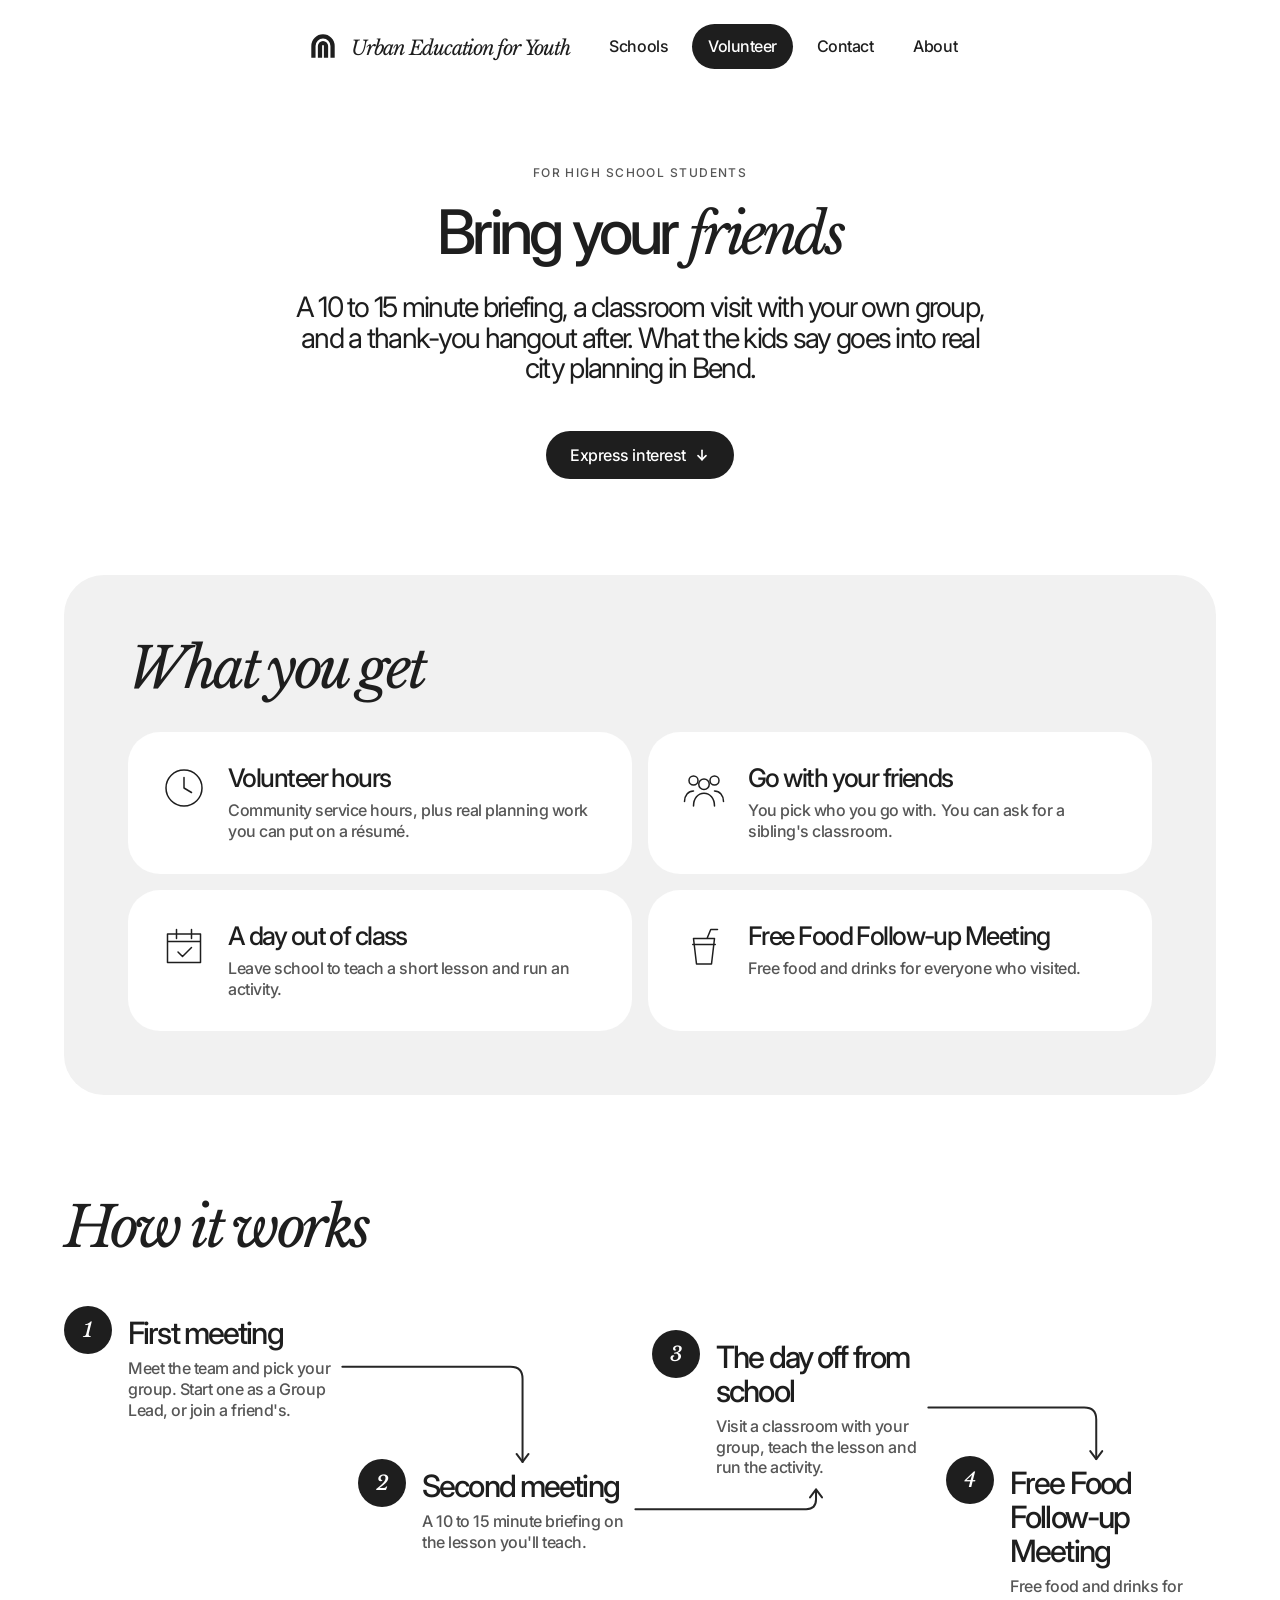
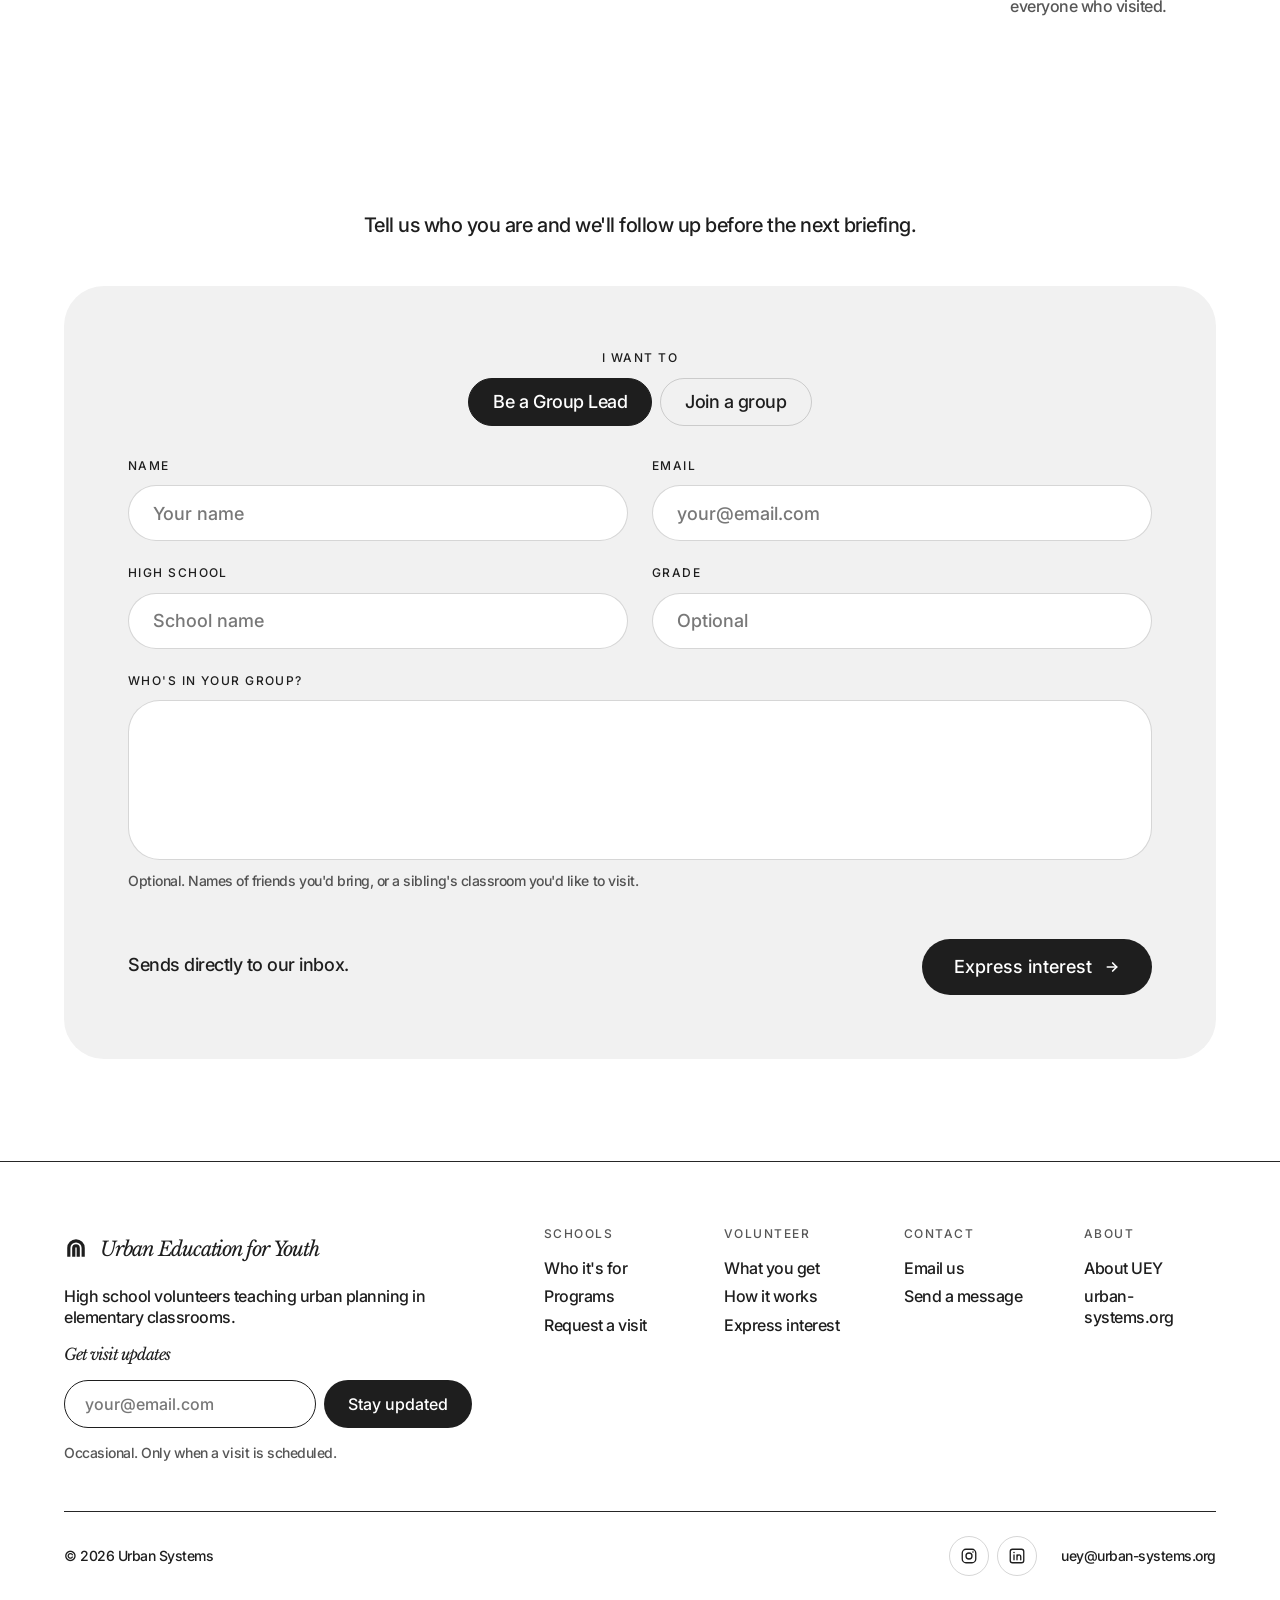
<file: volunteer.html>
<!doctype html>
<html lang="en">
<head>
<meta charset="utf-8">
<meta name="viewport" content="width=device-width, initial-scale=1, viewport-fit=cover">
<title>Volunteer · Urban Education for Youth</title>
<meta name="description" content="Become a Group Lead or join a group. Teach a short urban planning lesson in a Bend elementary classroom with your friends.">
<link rel="icon" href="assets/favicon.svg" type="image/svg+xml">
<link rel="icon" href="assets/favicon-32.png" sizes="32x32">
<link rel="apple-touch-icon" href="assets/apple-touch-icon.png">
<link rel="preconnect" href="https://fonts.googleapis.com">
<link rel="preconnect" href="https://fonts.gstatic.com" crossorigin>
<link rel="stylesheet" href="https://fonts.googleapis.com/css2?family=Inter:wght@500&family=Libre+Baskerville:ital,wght@0,400;1,400&display=swap">
<link rel="stylesheet" href="css/tokens.css">
<link rel="stylesheet" href="css/site.css">
</head>
<body>
<a class="us-btn skip" href="#main">Skip to content</a>
<header class="site">
  <nav aria-label="Main">
    <a class="lockup" href="index.html" aria-label="Urban Education for Youth, home">
      <img src="assets/uey-icon-small-ink.svg" alt="">
      <span class="wordmark">Urban Education for Youth</span>
    </a>
    <div class="navitems"><a class="navitem" href="schools.html">Schools</a><a class="navitem" href="volunteer.html" aria-current="page">Volunteer</a><a class="navitem" href="contact.html">Contact</a><a class="navitem" href="about.html">About</a></div>
  </nav>
</header>
<main id="main">
  <section class="hero">
    <span class="eyebrow us-label rise">For high school students</span>
    <h1 class="tagline rise" style="animation-delay:.05s">Bring your <span class="us-hl">friends</span></h1>
    <p class="lead lead--sans rise" style="animation-delay:.1s">A 10 to 15 minute briefing, a classroom visit with your own group, and a thank-you hangout after. What the kids say goes into real city planning in Bend.</p>
    <div class="actions rise" style="animation-delay:.15s">
      <a class="us-btn" href="#interest">Express interest <svg width="16" height="16" viewBox="0 0 24 24" fill="none" stroke="currentColor" stroke-width="2.5" stroke-linecap="round" stroke-linejoin="round" aria-hidden="true"><path d="M12 5v14"/><path d="M6 13l6 6 6-6"/></svg></a>
    </div>
  </section>

  <div class="us-wrap">
    <section class="sec" style="padding-top:0" aria-labelledby="h-get">
      <div class="panel">
        <h2 class="rv" id="h-get">What you get</h2>
        <ul class="panel-cards panel-cards--2">
          <li class="panel-card rv">
            <svg viewBox="0 0 64 64" aria-hidden="true"><circle cx="32" cy="32" r="24"/><path d="M32 18v14l10 6"/></svg>
            <div><h3>Volunteer hours</h3><p>Community service hours, plus real planning work you can put on a résumé.</p></div>
          </li>
          <li class="panel-card rv">
            <svg viewBox="0 0 64 64" aria-hidden="true"><circle cx="18" cy="22" r="6"/><circle cx="46" cy="22" r="6"/><circle cx="32" cy="27" r="7"/><path d="M6 50c0-8 5-14 12-14M58 50c0-8-5-14-12-14M18 56c0-10 6-17 14-17s14 7 14 17"/></svg>
            <div><h3>Go with your friends</h3><p>You pick who you go with. You can ask for a sibling's classroom.</p></div>
          </li>
          <li class="panel-card rv">
            <svg viewBox="0 0 64 64" aria-hidden="true"><path d="M10 16h44v38H10zM10 26h44M22 10v12M42 10v12M24 40l6 6 12-12"/></svg>
            <div><h3>A day out of class</h3><p>Leave school to teach a short lesson and run an activity.</p></div>
          </li>
          <li class="panel-card rv">
            <svg viewBox="0 0 64 64" aria-hidden="true"><path d="M18 22h28l-4 34H22zM17 30h30M36 22l5-12h9"/></svg>
            <div><h3>Free Food Follow-up Meeting</h3><p>Free food and drinks for everyone who visited.</p></div>
          </li>
        </ul>
      </div>
    </section>

    <section class="sec" id="how" aria-labelledby="h-how">
      <h2 class="rv" id="h-how">How it works</h2>
      <div class="flow rv">
        <svg class="flow-line" aria-hidden="true"></svg>
        <ol class="flow-steps">
          <li class="flow-step" style="--y:0px"><span class="flow-num">1</span><div class="flow-body"><h3>First meeting</h3><p>Meet the team and pick your group. Start one as a Group Lead, or join a friend's.</p></div></li>
          <li class="flow-step" style="--y:150px"><span class="flow-num">2</span><div class="flow-body"><h3>Second meeting</h3><p>A 10 to 15 minute briefing on the lesson you'll teach.</p></div></li>
          <li class="flow-step" style="--y:24px"><span class="flow-num">3</span><div class="flow-body"><h3>The day off from school</h3><p>Visit a classroom with your group, teach the lesson and run the activity.</p></div></li>
          <li class="flow-step" style="--y:150px"><span class="flow-num">4</span><div class="flow-body"><h3>Free Food Follow-up Meeting</h3><p>Free food and drinks for everyone who visited.</p></div></li>
        </ol>
      </div>
    </section>

    <section class="sec sec--center" id="interest" aria-labelledby="h-int">
      <h2 class="rv" id="h-int">Express interest</h2>
      <p class="intro rv">Tell us who you are and we'll follow up before the next briefing.</p>
      <form class="form rv" data-form="volunteer" novalidate>
        <div class="hp" aria-hidden="true"><label for="v-hp">Leave this empty</label><input id="v-hp" name="website" tabindex="-1" autocomplete="off"></div>
        <fieldset class="field">
          <legend>I want to</legend>
          <div class="choices">
            <label class="choice"><input type="radio" id="v-role-lead" name="role" value="Group Lead" checked><span>Be a Group Lead</span></label>
            <label class="choice"><input type="radio" id="v-role-vol" name="role" value="Volunteer"><span>Join a group</span></label>
          </div>
        </fieldset>
        <div class="row2">
          <div class="field"><label for="v-name">Name</label><input class="input" id="v-name" name="name" required autocomplete="name" placeholder="Your name"></div>
          <div class="field"><label for="v-email">Email</label><input class="input" id="v-email" name="email" type="email" required autocomplete="email" placeholder="your@email.com"></div>
        </div>
        <div class="row2">
          <div class="field"><label for="v-school">High school</label><input class="input" id="v-school" name="school" required placeholder="School name"></div>
          <div class="field"><label for="v-grade">Grade</label><input class="input" id="v-grade" name="grade" inputmode="numeric" placeholder="Optional"></div>
        </div>
        <div class="field"><label for="v-friends">Who's in your group?</label><textarea class="input" id="v-friends" name="friends"></textarea><span class="hint">Optional. Names of friends you'd bring, or a sibling's classroom you'd like to visit.</span></div>
        <div class="submit"><div class="submit-note"><span>Sends directly to our inbox.</span><span class="status" role="status"></span></div><div class="success-msg" role="status"><span class="check" aria-hidden="true"><svg width="8" height="6" viewBox="0 0 8 6" fill="none"><path class="check-path" d="M1 3l2 2 4-4" stroke="#fff" stroke-width="1.5" stroke-linecap="round" stroke-linejoin="round"/></svg></span><span class="success-text">Got it. We'll follow up before the next briefing.</span></div><button class="us-btn" type="submit">Express interest <svg width="16" height="16" viewBox="0 0 24 24" fill="none" stroke="currentColor" stroke-width="2.5" stroke-linecap="round" stroke-linejoin="round" aria-hidden="true"><path d="M5 12h14"/><path d="M13 6l6 6-6 6"/></svg></button></div>
      </form>
    </section>
  </div>
</main>
<footer class="site">
  <div class="us-wrap ftop">
    <div class="fbrand">
      <a class="lockup" href="index.html"><img src="assets/uey-icon-small-ink.svg" alt=""><span class="wordmark">Urban Education for Youth</span></a>
      <p>High school volunteers teaching urban planning in elementary classrooms.</p>
      <label class="wordmark" for="news-email" style="font-size:16px">Get visit updates</label>
      <form class="news" data-form="newsletter" novalidate>
        <div class="hp" aria-hidden="true"><label for="news-hp">Leave this empty</label><input id="news-hp" name="website" tabindex="-1" autocomplete="off"></div>
        <input class="input" id="news-email" name="email" type="email" placeholder="your@email.com" required autocomplete="email">
        <button class="us-btn" type="submit">Stay updated</button>
        <div class="success-msg" role="status"><span class="check" aria-hidden="true"><svg width="8" height="6" viewBox="0 0 8 6" fill="none"><path class="check-path" d="M1 3l2 2 4-4" stroke="#fff" stroke-width="1.5" stroke-linecap="round" stroke-linejoin="round"/></svg></span><span class="success-text">You're on the list.</span></div>
        <span class="status fnote" role="status"></span>
      </form>
      <span class="fnote">Occasional. Only when a visit is scheduled.</span>
    </div>
    <div class="fcols">
      <div class="fcol"><span class="us-label">Schools</span><a class="lnk" href="schools.html">Who it's for</a><a class="lnk" href="schools.html#programs">Programs</a><a class="lnk" href="schools.html#request">Request a visit</a></div>
      <div class="fcol"><span class="us-label">Volunteer</span><a class="lnk" href="volunteer.html">What you get</a><a class="lnk" href="volunteer.html#how">How it works</a><a class="lnk" href="volunteer.html#interest">Express interest</a></div>
      <div class="fcol"><span class="us-label">Contact</span><a class="lnk" href="contact.html#email">Email us</a><a class="lnk" href="contact.html#message">Send a message</a></div>
      <div class="fcol"><span class="us-label">About</span><a class="lnk" href="about.html">About UEY</a><a class="lnk" href="https://urban-systems.org">urban-systems.org</a></div>
    </div>
  </div>
  <div class="us-wrap fbot">
    <span>© 2026 Urban Systems</span>
    <div class="fbot-end">
      <!-- TODO: add the Instagram and LinkedIn profile URLs -->
      <div class="fsocial">
        <a href="#" aria-label="UEY on Instagram"><svg viewBox="0 0 24 24" aria-hidden="true"><rect x="3" y="3" width="18" height="18" rx="5"/><circle cx="12" cy="12" r="4"/><circle class="dot" cx="17.3" cy="6.7" r="1.1"/></svg></a>
        <a href="#" aria-label="UEY on LinkedIn"><svg viewBox="0 0 24 24" aria-hidden="true"><rect x="3" y="3" width="18" height="18" rx="3"/><path d="M8 10.5V17M12 17v-6.5M12 13.5c0-1.7 1.2-3 2.7-3s2.3 1.1 2.3 2.8V17"/><circle class="dot" cx="8" cy="7.3" r="1.1"/></svg></a>
      </div>
      <a class="lnk" href="mailto:uey@urban-systems.org">uey@urban-systems.org</a>
    </div>
  </div>
</footer>
<script src="js/config.js"></script>
<script src="js/site.js"></script>
</body>
</html>
</file>
<file: css/tokens.css>
/* Urban Systems brand tokens v1.0
   Import first. Rules live in brand-guidelines.md. */

@import url('https://fonts.googleapis.com/css2?family=Inter:wght@500&family=Libre+Baskerville:ital,wght@0,400;1,400&display=swap');

:root {
  /* Color: two colors, everything else is opacity */
  --us-ink: #1e1e1e;
  --us-paper: #ffffff;
  --us-tint-light: #f1f1f1;
  --us-tint-dark: #262626;
  --us-ink-75: rgba(30, 30, 30, .75);
  --us-ink-18: rgba(30, 30, 30, .18);
  --us-paper-22: rgba(255, 255, 255, .22);
  --us-rule: var(--us-tint-dark); /* solid dark gray for every divider line */

  /* Type */
  --us-font-sans: 'Inter', system-ui, -apple-system, 'Segoe UI', sans-serif;
  --us-font-serif: 'Libre Baskerville', Georgia, 'Times New Roman', serif;
  --us-track-display: -0.061em;
  --us-track-body: -0.03em;
  --us-track-label: 0.12em;
  --us-lh-display: 0.9;
  --us-lh-serif: 1.08;
  --us-lh-body: 1.3;
  --us-fs-display: clamp(44px, 9.6vw, 136px);
  --us-fs-title: clamp(40px, 7vw, 104px);
  --us-fs-section: clamp(32px, 4.4vw, 56px);
  --us-fs-list: clamp(22px, 3vw, 40px);
  --us-fs-lead: clamp(20px, 2.2vw, 30px);
  --us-fs-body: 16px;
  --us-fs-label: 12px;

  /* Spacing: 8px grid */
  --us-u: 8px;
  --us-xs: 4px;
  --us-sm: 8px;
  --us-md: 16px;
  --us-lg: 32px;
  --us-xl: 64px;
  --us-2xl: 128px;
  --us-margin: max(5vw, 40px);
  --us-content: min(1200px, calc(100% - 2 * max(5vw, 40px)));
  --us-gutter: clamp(16px, 2vw, 32px);
  --us-section: clamp(64px, 8vw, 160px);

  /* Radius */
  --us-r-pill: 999px;
  --us-r-chip: 24px;
  --us-r-panel: 32px;
  --us-r-module: 40px;

  /* Motion */
  --us-ease: cubic-bezier(.2, .8, .2, 1);
  --us-t-enter: 800ms;
  --us-t-expand: 700ms;

  /* Frost (no shadows, ever) */
  --us-frost-light: rgba(255, 255, 255, .62);
  --us-frost-dark: rgba(30, 30, 30, .55);
  --us-frost-night: rgba(255, 255, 255, .08);
}

*, *::before, *::after { box-sizing: border-box; }

body {
  margin: 0;
  background: var(--us-paper);
  color: var(--us-ink);
  font-family: var(--us-font-sans);
  font-weight: 500;
  font-size: var(--us-fs-body);
  line-height: var(--us-lh-body);
  letter-spacing: var(--us-track-body);
  -webkit-font-smoothing: antialiased;
}

h1, h2, h3 { margin: 0; font-weight: 500; letter-spacing: var(--us-track-display); }
h1 { font-size: var(--us-fs-display); line-height: var(--us-lh-display); }
h2 { font-family: var(--us-font-serif); font-style: italic; font-weight: 400; font-size: var(--us-fs-section); line-height: var(--us-lh-serif); }

/* Italic Baskerville highlight inside an Inter line */
.us-hl { font-family: var(--us-font-serif); font-style: italic; font-weight: 400; font-size: .92em; }
.us-label { font-size: var(--us-fs-label); letter-spacing: var(--us-track-label); text-transform: uppercase; }

.us-wrap { width: var(--us-content); margin-inline: auto; }

/* Buttons */
.us-btn {
  display: inline-flex; align-items: center; gap: 8px;
  min-height: 48px; padding: 8px 24px;
  border: 0; border-radius: var(--us-r-pill);
  background: var(--us-ink); color: var(--us-paper);
  font: inherit; font-size: 16px; cursor: pointer;
  transition: transform 200ms var(--us-ease);
}
.us-btn:hover { transform: translateY(-2px); }
.us-btn--inverse { background: var(--us-paper); color: var(--us-ink); }
.us-btn--outline { background: transparent; color: inherit; border: 1px solid currentColor; }

/* Frosted glass: blur + fill + 1px edge. No box-shadow. */
.us-glass {
  background: var(--us-frost-light);
  backdrop-filter: blur(24px) saturate(180%);
  -webkit-backdrop-filter: blur(24px) saturate(180%);
  border: 1px solid rgba(255, 255, 255, .6);
  color: var(--us-ink);
}
.us-glass-dark {
  background: var(--us-frost-dark);
  backdrop-filter: blur(24px) saturate(160%);
  -webkit-backdrop-filter: blur(24px) saturate(160%);
  border: 1px solid rgba(255, 255, 255, .14);
  color: var(--us-paper);
}
.us-glass-night {
  background: var(--us-frost-night);
  backdrop-filter: blur(28px) saturate(160%);
  -webkit-backdrop-filter: blur(28px) saturate(160%);
  border: 1px solid rgba(255, 255, 255, .16);
  color: var(--us-paper);
}
@supports not ((backdrop-filter: blur(1px)) or (-webkit-backdrop-filter: blur(1px))) {
  .us-glass { background: rgba(255, 255, 255, .92); }
  .us-glass-dark { background: rgba(30, 30, 30, .92); }
  .us-glass-night { background: rgba(38, 38, 38, .96); }
}

/* Module: one large rounded dark block inset from the edges */
.us-module {
  position: relative; overflow: hidden;
  margin-inline: 16px; border-radius: var(--us-r-module);
  background: var(--us-ink); color: var(--us-paper);
  height: clamp(360px, 56vw, 720px);
}

/* Motion */
@keyframes us-rise { from { opacity: 0; transform: translateY(24px); } to { opacity: 1; transform: none; } }
@keyframes us-ping { 0% { transform: scale(.5); opacity: .8; } 100% { transform: scale(2.4); opacity: 0; } }
@keyframes us-draw { from { stroke-dashoffset: 2400; } to { stroke-dashoffset: 0; } }
.us-rise { animation: us-rise var(--us-t-enter) var(--us-ease) backwards; }
.us-ping { transform-box: fill-box; transform-origin: center; animation: us-ping 2.8s ease-out infinite; }
.us-draw { stroke-dasharray: 2400; animation: us-draw 2.6s var(--us-ease) backwards; }

@media (prefers-reduced-motion: reduce) {
  .us-rise, .us-ping, .us-draw { animation: none; }
  * { transition-duration: .01ms !important; }
}

/* Focus */
:focus-visible { outline: 2px solid currentColor; outline-offset: 2px; }
</file>
<file: css/site.css>
/* Urban Education for Youth: site styles.
   Layout: header row centered over a centered hero, then one Aperture module,
   then ruled-list sections on the 1200px column, then the hairline footer.
   All colors, type, radii and spacing come from tokens.css; local values stay on the 8px grid. */

html { background: var(--us-paper); }
body { background: var(--us-paper); color: var(--us-ink); overflow-x: hidden; }
a { color: inherit; }
img { max-width: 100%; }
.lnk { text-decoration: none; transition: opacity 200ms var(--us-ease); }
.lnk:hover { opacity: .5; }
.us-btn { text-decoration: none; }
.us-btn--gray { background: var(--us-tint-dark); color: var(--us-paper); }
h1, h2 { text-wrap: balance; }

/* Skip link */
.skip { position: absolute; left: 16px; top: -64px; z-index: 10; }
.skip:focus { top: 16px; }

/* Header: lockup + four items in one centered row. No bar, no background. */
header.site nav { display: flex; flex-wrap: wrap; gap: 8px; align-items: center; justify-content: center; padding: 24px 16px 0; }
.lockup { display: inline-flex; align-items: center; gap: 12px; text-decoration: none; margin-right: 16px; min-height: 44px; }
.lockup img { width: 32px; height: 32px; }
.wordmark { font-family: var(--us-font-serif); font-style: italic; font-weight: 400; font-size: 20px; letter-spacing: var(--us-track-display); }
/* Optical centering: drop the wordmark so its capitals sit in the middle of the icon (about 1.25px at 20px) */
.lockup .wordmark { position: relative; top: .0625em; }
.navitems { display: flex; flex-wrap: wrap; gap: 8px; justify-content: center; }
.navitem { display: inline-flex; align-items: center; min-height: 44px; padding: 12px 16px; border-radius: var(--us-r-pill); text-decoration: none; transition: background 200ms var(--us-ease), color 200ms var(--us-ease); }
.navitem:hover, .navitem[aria-current="page"] { background: var(--us-ink); color: var(--us-paper); }

/* Hero: 96 to 112px between header and first line */
.hero { padding: 96px 16px 96px; text-align: center; }
.hero h1 { max-width: 1100px; margin: 0 auto; }
.hero h1.title { font-size: var(--us-fs-title); }
.hero h1.tagline { font-size: min(4.8vw, 64px); white-space: nowrap; }
.endorse { margin-top: 24px; display: inline-flex; align-items: center; gap: 8px; font-family: var(--us-font-serif); font-style: italic; font-weight: 400; font-size: clamp(20px, 2vw, 28px); letter-spacing: var(--us-track-display); }
.endorse img { width: 24px; height: 24px; }
.lead.lead--sans { font-family: var(--us-font-sans); }
.lead { font-family: var(--us-font-serif); font-weight: 400; font-size: var(--us-fs-lead); line-height: var(--us-lh-serif); letter-spacing: var(--us-track-display); max-width: 720px; margin: 32px auto 0; }
.actions { margin-top: 48px; display: flex; gap: 16px; justify-content: center; flex-wrap: wrap; }
/* Gray via color, not opacity, so the blur-fade entrance (which ends at opacity 1) has nothing to snap back to */
.eyebrow { display: block; margin-bottom: 24px; color: var(--us-ink-75); }

/* Module: Aperture expansion (circle opens to full width) */
.stage { position: relative; height: clamp(360px, 56vw, 720px); }
.aperture { position: absolute; inset: 0 16px; border-radius: var(--us-r-module); background: var(--us-ink); color: var(--us-paper); overflow: hidden;
            clip-path: circle(28% at 50% 50%); transition: clip-path 1000ms var(--us-ease), inset 1000ms var(--us-ease), border-radius 1000ms var(--us-ease); }
.aperture.open { clip-path: circle(75% at 50% 50%); inset: 0; border-radius: 0; }
.aperture svg.bg { position: absolute; inset: 0; width: 100%; height: 100%; }
.aperture .chip { position: absolute; left: 32px; top: 32px; max-width: calc(100% - 64px); display: inline-flex; align-items: center; gap: 8px; padding: 12px 24px; border-radius: var(--us-r-pill); opacity: 0; transition: opacity 400ms var(--us-ease) 600ms; }
.aperture.open .chip { opacity: 1; }
.aperture .chip img { width: 24px; height: 24px; flex: none; }
.stage .toggle { position: absolute; left: 50%; bottom: 48px; transform: translateX(-50%); z-index: 2; white-space: nowrap; }
.stage .toggle:hover { transform: translate(-50%, -2px); }

/* Sections and ruled lists (no card grids) */
.sec { padding-top: var(--us-section); }
.sec h2 { margin-bottom: 16px; }
.sec .intro { max-width: 640px; font-size: 20px; margin: 0; }
.sec .intro + .intro { margin-top: 16px; }
ol.rows, ul.rows { list-style: none; margin: 48px 0 0; padding: 0; }
.rows li { display: flex; flex-wrap: wrap; gap: 8px 32px; align-items: baseline; padding: 24px 0; border-top: 1px solid var(--us-rule); }
.rows li:last-child { border-bottom: 1px solid var(--us-rule); }
.rows .n { width: 48px; flex: none; font-family: var(--us-font-serif); font-style: italic; font-weight: 400; opacity: .75; }
.rows .t { flex: 1 1 280px; min-width: 0; font-size: var(--us-fs-list); line-height: 1.1; letter-spacing: var(--us-track-display); }
.rows .d { flex: 1 1 320px; min-width: 0; max-width: 480px; opacity: .75; }
.rows a.t { text-decoration: none; }

/* Card panel (Schools "Who is UEY for?", Volunteer "What you get"): light tint, faint street grid, white cards. No shadows (brand rule). */
.panel { position: relative; overflow: hidden; padding: clamp(32px, 5vw, 64px); border-radius: var(--us-r-module); background: var(--us-tint-light); }
.panel-map { position: absolute; inset: 0; width: 100%; height: 100%; fill: none; stroke: var(--us-ink); stroke-width: 1.5; opacity: .08; }
.panel h2 { position: relative; margin: 0 0 32px; }
.panel-cards { position: relative; list-style: none; margin: 0; padding: 0; display: grid; grid-template-columns: repeat(auto-fit, minmax(280px, 1fr)); gap: 16px; }
.panel-card { display: flex; align-items: flex-start; gap: 20px; padding: 32px; border-radius: var(--us-r-panel); background: var(--us-paper); }
.panel-card > svg { flex: none; width: 48px; height: 48px; fill: none; stroke: var(--us-ink); stroke-width: 2; stroke-linecap: round; stroke-linejoin: round; }
.panel-card h3 { margin: 0; font-size: clamp(20px, 2vw, 26px); font-weight: 500; line-height: 1.1; letter-spacing: var(--us-track-display); }
.panel-card p { margin: 8px 0 0; opacity: .75; }
/* Clickable cards (home "Explore UEY"): the whole card is the link. Hover outlines the card and nudges the arrow. */
.panel-cards > li { display: flex; }
.panel-card--link { flex: 1; color: inherit; text-decoration: none; border: 1px solid transparent; transition: border-color 200ms var(--us-ease); }
.panel-card--link:hover { border-color: var(--us-ink); }
.panel-card--link:focus-visible { outline: 2px solid var(--us-ink); outline-offset: 2px; }
.panel-card--link:hover .program-arrow, .panel-card--link:focus-visible .program-arrow { transform: translateX(6px); }

/* Flow map: numbered steps in staggered columns, joined by elbow arrows */
.flow { position: relative; margin-top: 48px; padding-bottom: 16px; }
/* Elbow arrows are drawn by js/site.js: solid brand dark gray, rounded elbows, open chevron heads */
.flow-line { position: absolute; inset: 0; width: 100%; height: 100%; overflow: visible; pointer-events: none; fill: none; stroke: var(--us-tint-dark); stroke-width: 2; stroke-linecap: round; stroke-linejoin: round; }
.sec.sec--tight { padding-top: clamp(64px, 7vw, 96px); }
/* Steps sit in equal columns, each dropped by its own --y. The map's height follows its tallest step,
   so text never spills into the next section. */
.flow-steps { list-style: none; margin: 0; padding: 24px 0 0; display: grid; grid-auto-flow: column; grid-auto-columns: minmax(0, 1fr); column-gap: 24px; align-items: start; }
.flow-step { position: relative; margin-top: var(--y, 0px); padding-left: 24px; }
.flow-num { position: absolute; left: 24px; top: 0; transform: translate(-50%, -50%); display: grid; place-items: center; width: 48px; height: 48px; border-radius: 50%; background: var(--us-ink); color: var(--us-paper); font-family: var(--us-font-serif); font-style: italic; font-size: 20px; }
.flow-body { padding-left: 40px; margin-top: -14px; }
.flow-body h3 { margin: 0; font-size: clamp(22px, 2.4vw, 32px); font-weight: 500; line-height: 1.1; letter-spacing: var(--us-track-display); }
.flow-body p { margin: 8px 0 0; max-width: 320px; opacity: .75; }
/* Row variant (Schools): steps on one line, arrows alternate over the top and under the bottom. Extra room above and below for them. */
.flow--row .flow-steps { padding-top: 64px; }
.flow--row { padding-bottom: 56px; }
@media (max-width: 760px) {
  .flow-line { display: none; }
  .flow-steps { display: block; position: relative; }
  .flow-step { margin-top: 0 !important; padding-bottom: 48px; }
}
/* Globs (About "Why it exists"): centered text blocks nudged left/right as they go down. Set --shift per item. */
/* Boxes span the full page column so left and right line up with the page edges */
.globs { list-style: none; margin: 64px 0 0; padding: 0; display: flex; flex-direction: column; gap: 56px; }
.glob { max-width: 440px; margin-inline: auto; text-align: center; }
/* Alternate sides down the column; a plain .glob stays centered */
.glob--left { margin-left: 0; text-align: left; }
.glob--right { margin-right: 0; text-align: right; }
.glob h3 { margin: 0; font-size: var(--us-fs-list); font-weight: 500; line-height: 1.1; letter-spacing: var(--us-track-display); }
.glob p { margin: 12px 0 0; font-size: 20px; line-height: 1.4; }
.glob .us-hl { font-size: 1.05em; }
.cta-line { margin-top: 48px; display: flex; flex-wrap: wrap; align-items: center; gap: 16px; font-size: 20px; }
.cta-line .us-btn { font-family: var(--us-font-serif); font-style: italic; font-weight: 400; font-size: 20px; letter-spacing: var(--us-track-display); }
.placeholder { margin-top: 32px; padding: 32px; border: 1px dashed var(--us-ink-18); border-radius: var(--us-r-chip); opacity: .75; }

/* Forms: tinted panel, choice pills centered on top, small uppercase labels, white pill inputs,
   and a bottom row with a note on the left and the send button on the right. */
.form { margin-top: 48px; display: flex; flex-direction: column; gap: 24px; padding: clamp(32px, 5vw, 80px); border-radius: var(--us-r-module); background: var(--us-tint-light); text-align: left; }
.field { display: flex; flex-direction: column; gap: 12px; }
.field > label, .field > legend { font-size: var(--us-fs-label); letter-spacing: var(--us-track-label); text-transform: uppercase; }
.field .hint { font-size: 14px; opacity: .75; }
.row2 { display: flex; flex-wrap: wrap; gap: 24px; }
.row2 > .field { flex: 1 1 280px; min-width: 0; }
.input { min-height: 48px; padding: 0 20px; border-radius: var(--us-r-pill); border: 1px solid var(--us-ink); background: transparent; color: inherit; font: inherit; width: 100%; }
.input::placeholder { color: var(--us-ink); opacity: .6; }
.form .input { min-height: 56px; padding: 0 24px; border-color: var(--us-ink-18); background: var(--us-paper); font-size: 18px; transition: border-color 200ms var(--us-ease); }
.form .input:hover, .form .input:focus { border-color: var(--us-ink); }
.form .input:focus-visible { outline: 2px solid var(--us-ink); outline-offset: 2px; }
.form textarea.input { border-radius: var(--us-r-panel); padding: 16px 24px; min-height: 160px; resize: none; overflow-y: hidden; } /* grows with its text (js/site.js) */
fieldset.field { border: 0; margin: 0 0 8px; padding: 0; min-width: 0; }
fieldset.field > legend { padding: 0; margin: 0 auto 12px; text-align: center; }
.choices { display: flex; flex-wrap: wrap; gap: 8px; justify-content: center; }
.choice { position: relative; }
.choice input { position: absolute; opacity: 0; inset: 0; margin: 0; cursor: pointer; }
.choice span { display: inline-flex; align-items: center; min-height: 48px; padding: 8px 24px; border: 1px solid var(--us-ink-18); border-radius: var(--us-r-pill); font-size: 18px; transition: background 200ms var(--us-ease), color 200ms var(--us-ease), border-color 200ms var(--us-ease); }
.choice:hover span { border-color: var(--us-ink); }
.choice input:checked + span { background: var(--us-ink); border-color: var(--us-ink); color: var(--us-paper); }
.choice input:focus-visible + span { outline: 2px solid var(--us-ink); outline-offset: 2px; }
.form .submit { display: grid; grid-template-columns: 1fr auto 1fr; align-items: center; gap: 16px 24px; margin-top: 24px; }
.form .submit > .submit-note { grid-column: 1; }
.form .submit > .success-msg { grid-column: 2; grid-row: 1; }
.form .submit > .us-btn { grid-column: 3; grid-row: 1; justify-self: end; }
@media (max-width: 640px) {
  .form .submit { grid-template-columns: 1fr; }
  .form .submit > * { grid-column: 1 !important; grid-row: auto !important; justify-self: start; }
}
.submit-note { display: flex; flex-direction: column; gap: 4px; font-size: 18px; }
.form .submit .us-btn { min-height: 56px; padding: 8px 32px; gap: 12px; font-size: 18px; }
.form .submit .us-btn svg { flex: none; }
@media (max-width: 480px) { .form .submit .us-btn { width: 100%; justify-content: center; } }
.status { font-family: var(--us-font-serif); font-style: italic; font-weight: 400; font-size: 18px; letter-spacing: var(--us-track-body); }
/* Success state for every form: a check that pops in and draws itself, then the form's message.
   Shown by showSuccess() in js/site.js only after the server confirms the submission. */
.success-msg { display:none; align-items:center; justify-content:center;
  gap:.5rem; font-size:.875rem; font-weight:500; color:var(--us-ink); }
.success-msg.visible { display:flex;
  animation: success-in .5s cubic-bezier(.22,1,.36,1) forwards; }
.success-msg .check { width:1.1rem; height:1.1rem; border-radius:50%;
  background:var(--us-ink); display:inline-flex; align-items:center;
  justify-content:center; flex-shrink:0; }
.success-msg.visible .check {
  animation: check-pop .45s cubic-bezier(.34,1.56,.64,1) .12s both; }
.success-msg .check-path { stroke-dasharray:10; stroke-dashoffset:10; }
.success-msg.visible .check-path {
  animation: check-draw .3s ease .35s forwards; }
@keyframes success-in { from{opacity:0;transform:translateY(8px)} to{opacity:1;transform:none} }
@keyframes check-pop { 0%{transform:scale(0)} 65%{transform:scale(1.25)} 100%{transform:scale(1)} }
@keyframes check-draw { to{stroke-dashoffset:0} }
@media (prefers-reduced-motion: reduce) {
  .success-msg.visible, .success-msg.visible .check,
  .success-msg.visible .check-path { animation-duration:.01s; animation-delay:0s; }
}
/* Footer sign-up: the message takes its own line under the email box and button */
.news .success-msg { flex-basis: 100%; }

/* Contact line */
.contact { margin-top: 32px; display: flex; flex-wrap: wrap; align-items: center; gap: 16px; font-size: 20px; }
.contact .addr { font-family: var(--us-font-serif); font-style: italic; font-weight: 400; overflow-wrap: anywhere; }
.mailbig { display: inline-block; margin-top: 48px; padding-bottom: 8px; border-bottom: 1px solid var(--us-ink); font-family: var(--us-font-serif); font-style: italic; font-weight: 400; font-size: var(--us-fs-section); line-height: var(--us-lh-serif); letter-spacing: var(--us-track-display); overflow-wrap: anywhere; }
.rows .d a { text-underline-offset: 3px; }
/* Divider between a page's intro and its first section: a full-width line (optionally with the UEY mark in the middle) */
.divider { display: flex; align-items: center; gap: 24px; margin: 0 calc(50% - 50vw) clamp(64px, 7vw, 96px); } /* runs edge to edge of the screen */
.divider::before, .divider::after { content: ""; flex: 1; height: 1px; background: var(--us-rule); }
.divider img { width: 24px; height: 24px; flex: none; }
.divider:empty { gap: 0; } /* plain line, no mark in the middle */
/* "or" divider between the email address and the contact form */
.or { margin: 48px 0; max-width: 720px; display: flex; align-items: center; gap: 24px; font-family: var(--us-font-serif); font-style: italic; font-weight: 400; font-size: var(--us-fs-lead); letter-spacing: var(--us-track-display); }
.or::before, .or::after { content: ""; flex: 1; height: 1px; background: var(--us-rule); }

/* Co-brand pair (section 15): same height, 1px hairline between */
.pair { margin-top: 48px; display: flex; align-items: center; gap: 32px; flex-wrap: wrap; }
.pair img { width: 48px; height: 48px; }
.pair .rule { width: 1px; height: 48px; background: var(--us-ink); }

/* Programs: one compact linked entry per school visit. Hover reveals "See more". */
.programs { list-style: none; margin: 32px 0 0; padding: 0; max-width: 720px; }
.sec--right .programs { margin-left: auto; }
.sec--center .programs { margin-inline: auto; }
.program-link { display: flex; align-items: center; gap: 24px 32px; padding: 24px 0; color: inherit; text-decoration: none; }
.sec--right .program-link { flex-direction: row-reverse; }
.sec--center .program-link { justify-content: center; }
.sec--center .program-body { flex: 0 1 auto; text-align: left; }
.program-link:focus-visible { outline: 2px solid var(--us-ink); outline-offset: 4px; border-radius: var(--us-r-chip); }
.program-photo { flex: 0 0 120px; display: block; overflow: hidden; border-radius: var(--us-r-chip); }
.program-photo img { display: block; width: 100%; height: auto; aspect-ratio: 3 / 4; object-fit: cover; transition: transform 500ms var(--us-ease); }
.program-body { flex: 1 1 auto; min-width: 0; }
.program h3 { margin: 0; font-size: clamp(22px, 2.4vw, 32px); font-weight: 500; line-height: 1.1; letter-spacing: var(--us-track-display); }
.program-arrow { display: inline-block; width: .8em; height: .8em; margin-left: 8px; vertical-align: -0.05em; fill: none; stroke: currentColor; stroke-width: 2.25; stroke-linecap: round; stroke-linejoin: round; transition: transform 300ms var(--us-ease); }
.program-more { display: block; margin-top: 8px; font-family: var(--us-font-serif); font-style: italic; font-size: 18px; letter-spacing: var(--us-track-body); opacity: 0; transform: translateY(-6px); transition: opacity 300ms var(--us-ease), transform 300ms var(--us-ease); }
.program-link:hover .program-photo img, .program-link:focus-visible .program-photo img { transform: scale(1.06); }
.program-link:hover .program-arrow, .program-link:focus-visible .program-arrow { transform: translateX(6px); }
.program-link:hover .program-more, .program-link:focus-visible .program-more { opacity: .75; transform: none; }
@media (hover: none) { .program-more { opacity: .75; transform: none; } }
@media (prefers-reduced-motion: reduce) { .program-photo img, .program-arrow, .program-more { transition: none; } }

/* Section alignment. Sections alternate left, right and center so each page balances
   around the centered hero. Left is the default; add .sec--center or .sec--right. */
.sec--center { text-align: center; }
.sec--center .intro, .sec--center .or, .sec--center .form { margin-inline: auto; }
.sec--center .cta-line, .sec--center .contact, .sec--center .pair { justify-content: center; }
.sec--center .rows li { flex-direction: column; align-items: center; gap: 8px; }
.sec--center .rows .n { width: auto; }
.sec--center .rows .t, .sec--center .rows .d { flex: none; }

.sec--right { text-align: right; }
.sec--right .intro, .sec--right .or, .sec--right .form { margin-left: auto; }
.sec--right .cta-line, .sec--right .contact, .sec--right .pair { justify-content: flex-end; }
.sec--right .flow { text-align: left; }
.sec--right .rows li { flex-direction: row-reverse; }

/* Footer */
footer.site { margin-top: var(--us-section); border-top: 1px solid var(--us-rule); }
.ftop { padding: 64px 0 48px; display: flex; flex-wrap: wrap; gap: 48px 64px; justify-content: space-between; }
.fbrand { flex: 1 1 320px; max-width: 420px; display: flex; flex-direction: column; gap: 16px; }
.fbrand .lockup { margin: 0; }
.fbrand .lockup img { width: 24px; height: 24px; }
.fbrand p { margin: 0; }
.fcols { flex: 2 1 480px; display: flex; flex-wrap: wrap; gap: 32px 48px; }
.fcol { flex: 1 1 120px; display: flex; flex-direction: column; gap: 8px; }
.fcol .us-label { margin-bottom: 8px; opacity: .75; }
.news { display: flex; gap: 8px; flex-wrap: wrap; }
.news .input { flex: 1 1 200px; min-width: 0; width: auto; }
.fnote { font-size: 14px; opacity: .75; }
.fbot { padding: 24px 0; border-top: 1px solid var(--us-rule); display: flex; flex-wrap: wrap; align-items: center; justify-content: space-between; gap: 8px 24px; font-size: 14px; }
.fbot a { overflow-wrap: anywhere; }
/* Social icons (Instagram, LinkedIn) beside the email in the bottom row */
.fbot-end { display: flex; flex-wrap: wrap; align-items: center; gap: 16px 24px; }
.fsocial { display: flex; gap: 8px; }
.fsocial a { display: inline-flex; align-items: center; justify-content: center; width: 40px; height: 40px; border-radius: var(--us-r-pill); border: 1px solid var(--us-ink-18); color: inherit; transition: border-color 200ms var(--us-ease); }
.fsocial a:hover { border-color: var(--us-ink); }
.fsocial a:focus-visible { outline: 2px solid var(--us-ink); outline-offset: 2px; }
.fsocial svg { width: 18px; height: 18px; fill: none; stroke: currentColor; stroke-width: 1.75; stroke-linecap: round; stroke-linejoin: round; }
.fsocial .dot { fill: currentColor; stroke: none; }
.sr { position: absolute; width: 1px; height: 1px; overflow: hidden; clip: rect(0 0 0 0); white-space: nowrap; }

@media (max-width: 480px) {
  .hero { padding-top: 64px; }
  .lockup { margin-right: 0; }
  .aperture .chip { left: 16px; top: 16px; max-width: calc(100% - 32px); padding: 8px 16px; font-size: 14px; }
}
@media (prefers-reduced-motion: reduce) { .aperture, .aperture .chip { transition: none; } }

/* Spam trap: hidden from people, visible to bots */
.hp { position: absolute; left: -10000px; width: 1px; height: 1px; overflow: hidden; }
.us-btn:disabled { opacity: .5; cursor: progress; transform: none; }

/* Two-column card grid (Volunteer "What you get") */
.panel-cards--2 { grid-template-columns: repeat(2, minmax(0, 1fr)); }
@media (max-width: 760px) { .panel-cards--2 { grid-template-columns: 1fr; } }

/* Smooth jump for in-page buttons like "Express interest ↓" */
@media (prefers-reduced-motion: no-preference) { html { scroll-behavior: smooth; } }

/* Blur fade: content sharpens from a soft blur while fading in. Nothing moves.
   1. Page-load entrance for hero content. "backwards" hides it during its delay, then hands back to normal styles. */
@keyframes rise { from { opacity: 0; filter: blur(14px); } to { opacity: 1; filter: none; } }
.rise { animation: rise .45s ease backwards; }

/* 2. Scroll reveal (js/site.js). Content is hidden only once the script has added .rv-io to <html>,
   so it stays visible if JavaScript fails. Content already on screen gets .rv-on and is never hidden. */
@keyframes rvBlur { from { opacity: 0; filter: blur(14px); } to { opacity: 1; filter: none; } }
.rv-io .rv:not(.rv-in):not(.rv-on) { opacity: 0; filter: blur(14px); }
.rv-io .rv.rv-in { animation: rvBlur .45s ease; }

@media (prefers-reduced-motion: reduce) {
  .rise { animation: none; }
  .rv-io .rv { opacity: 1 !important; filter: none !important; animation: none !important; }
}
</file>
